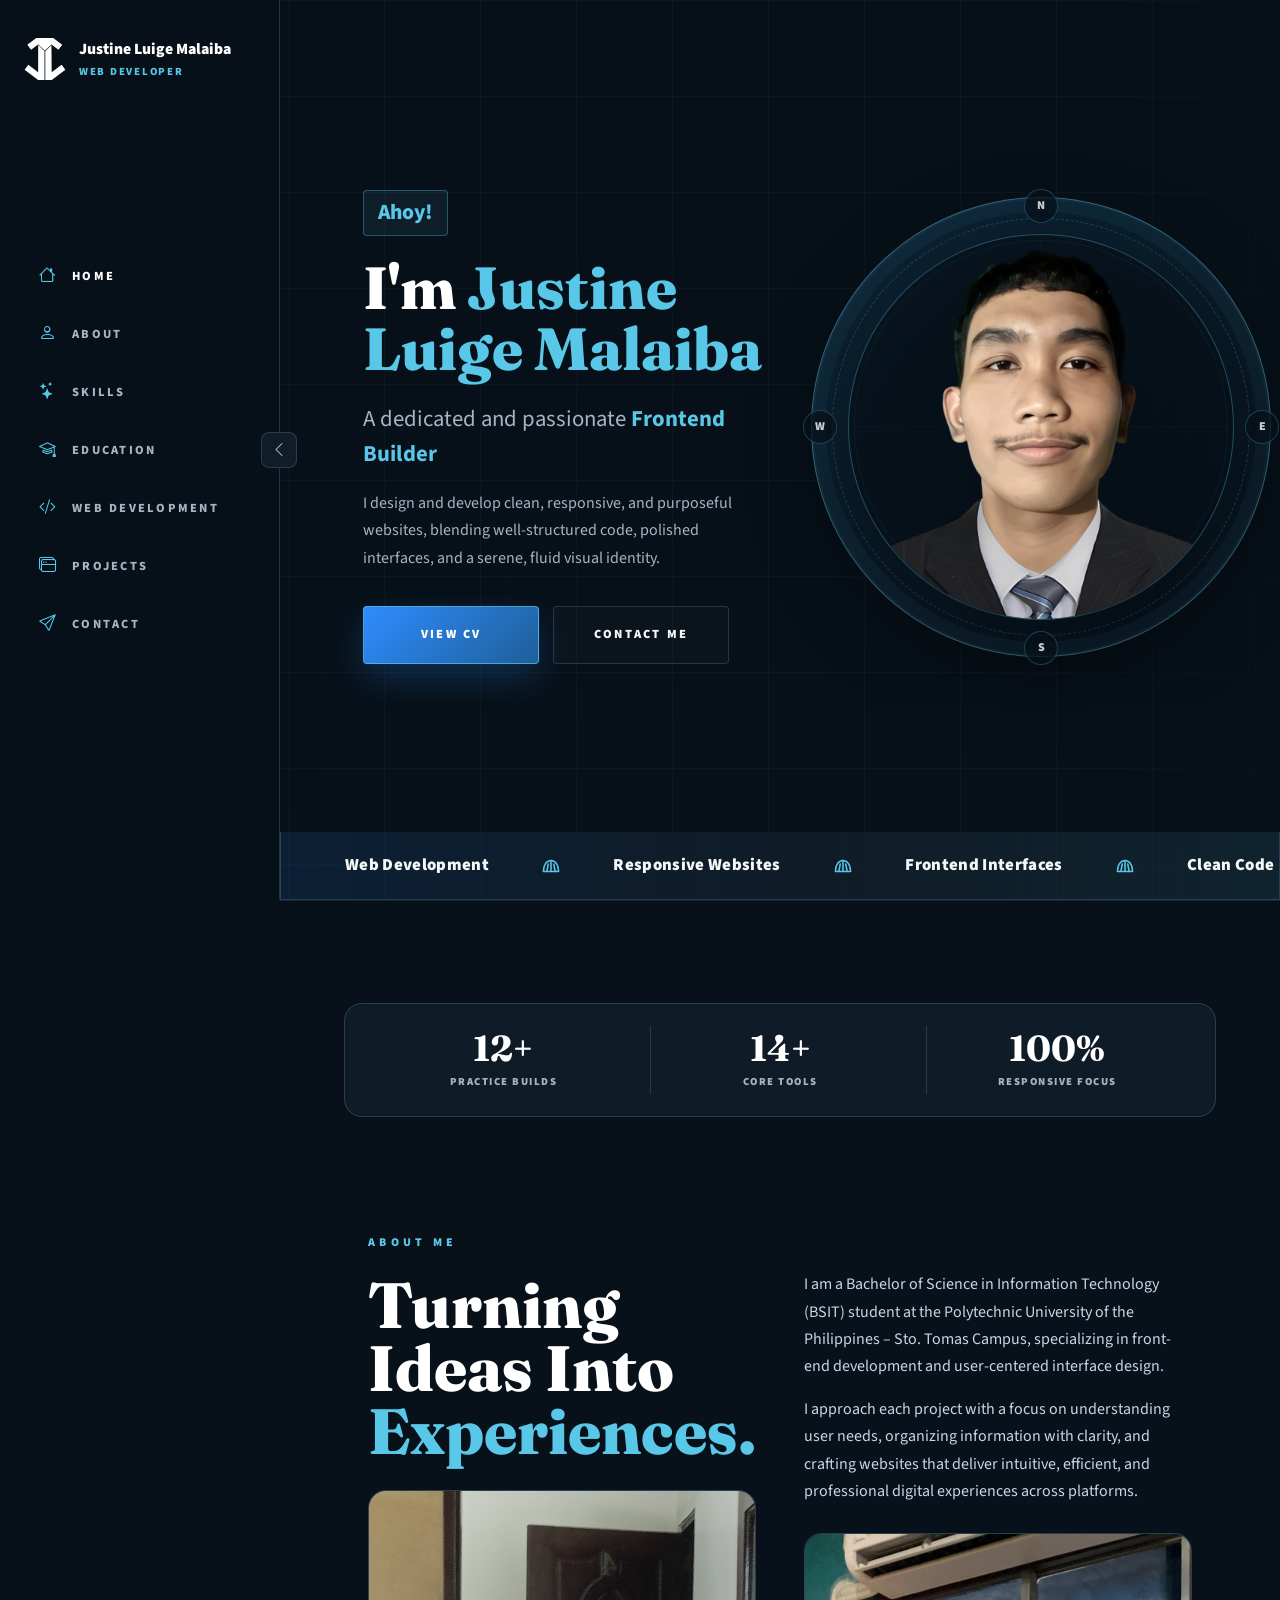
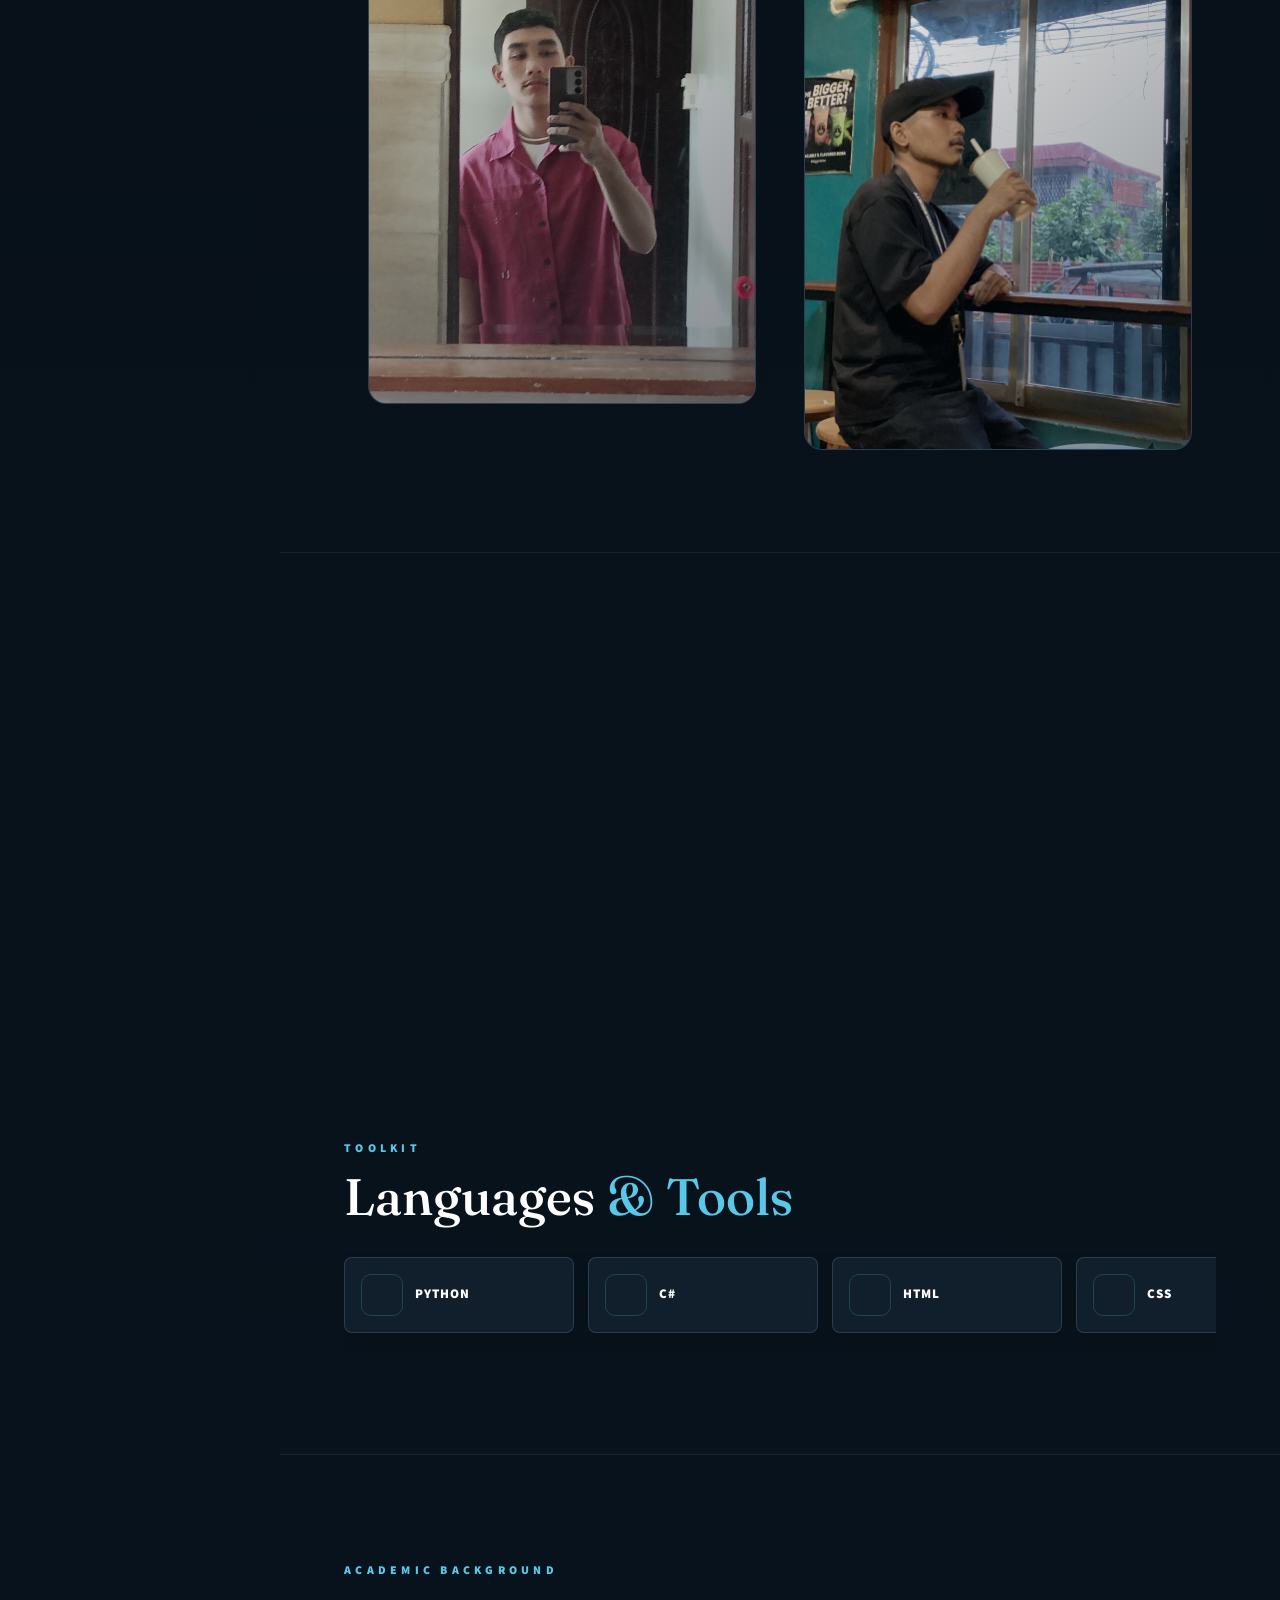
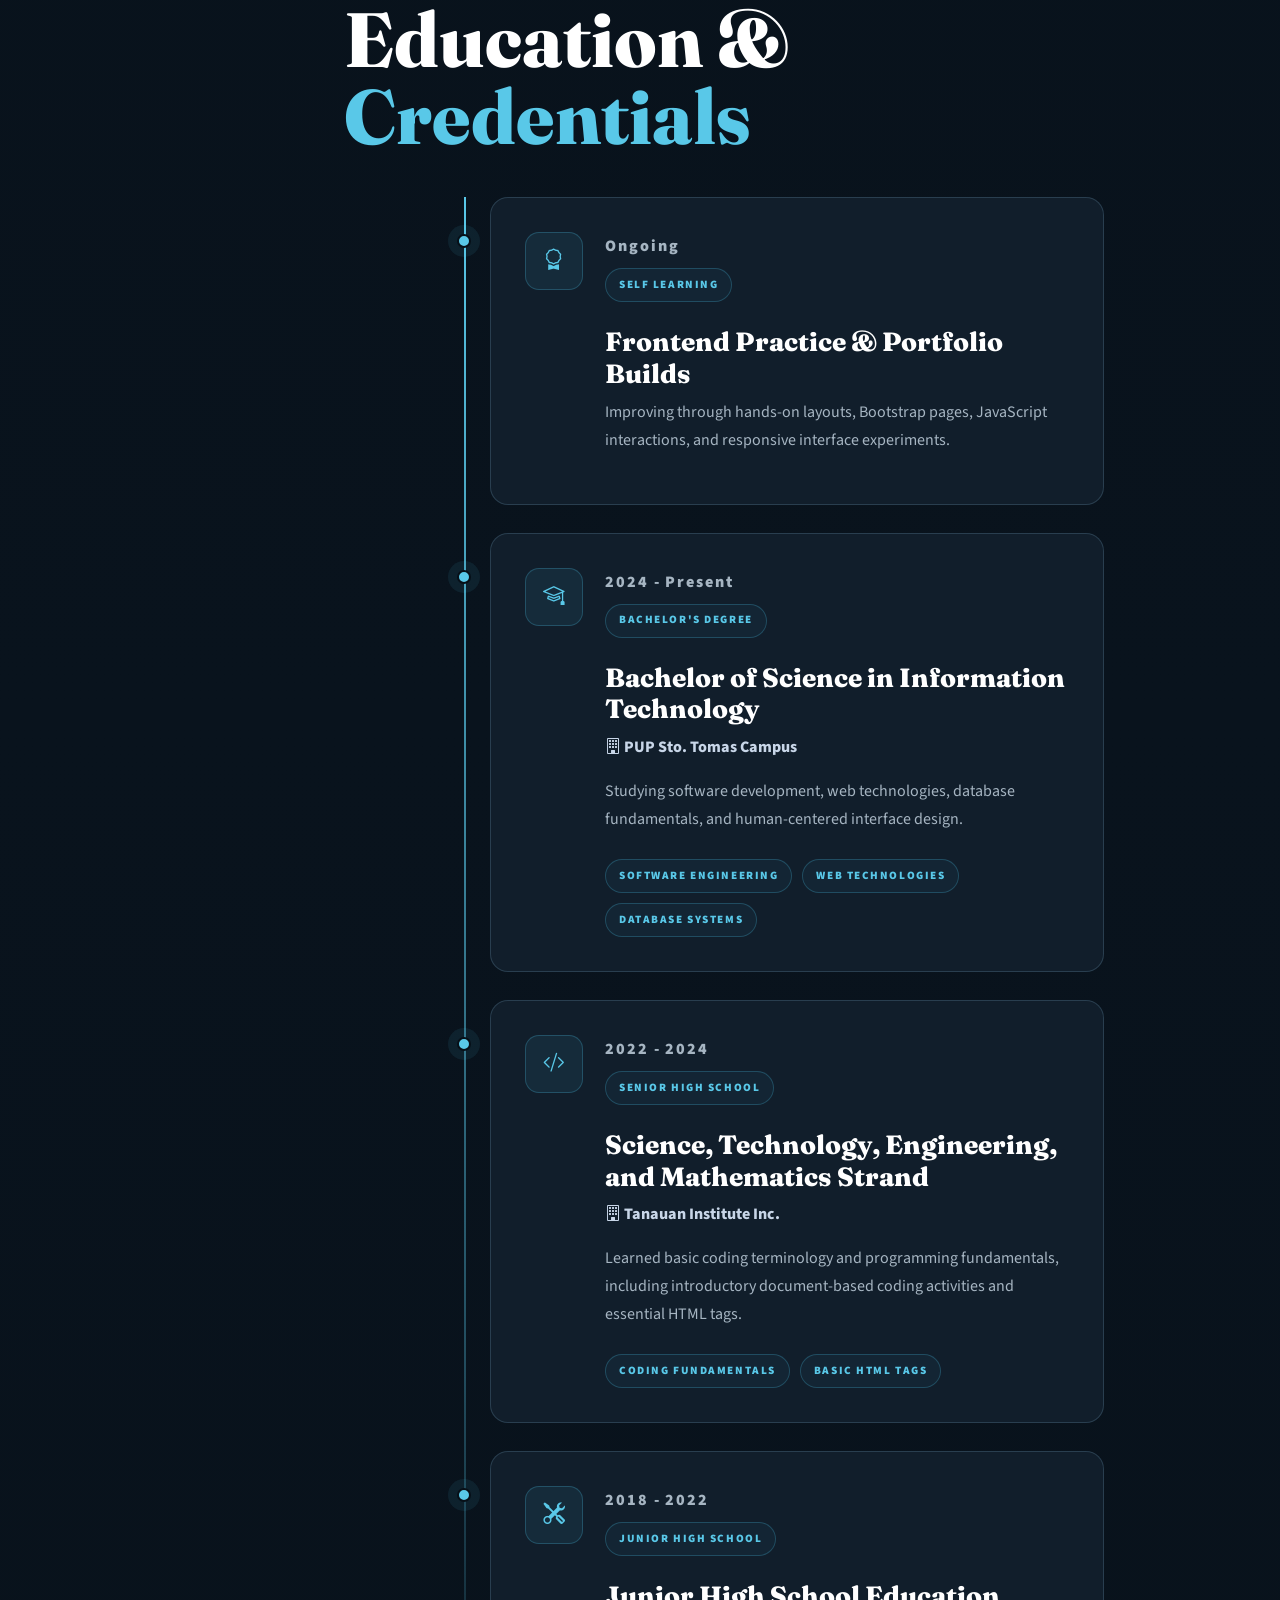
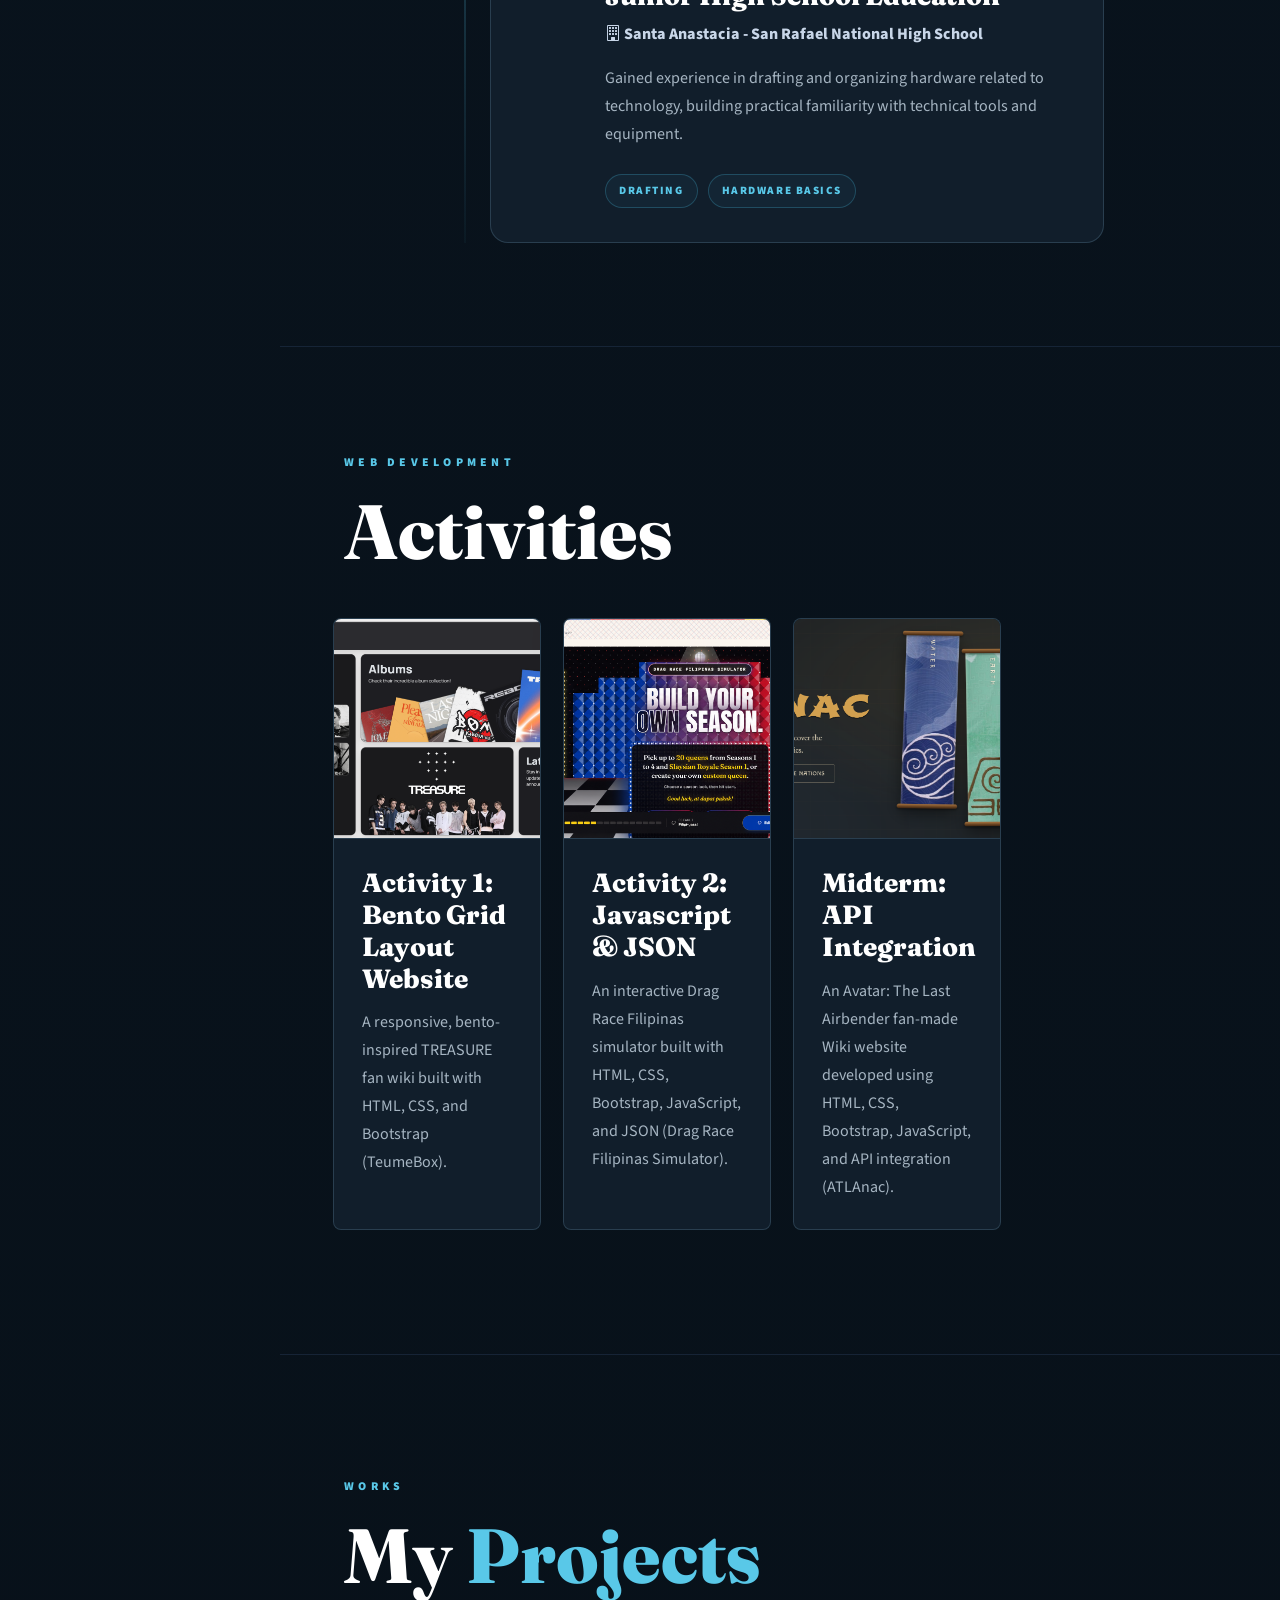
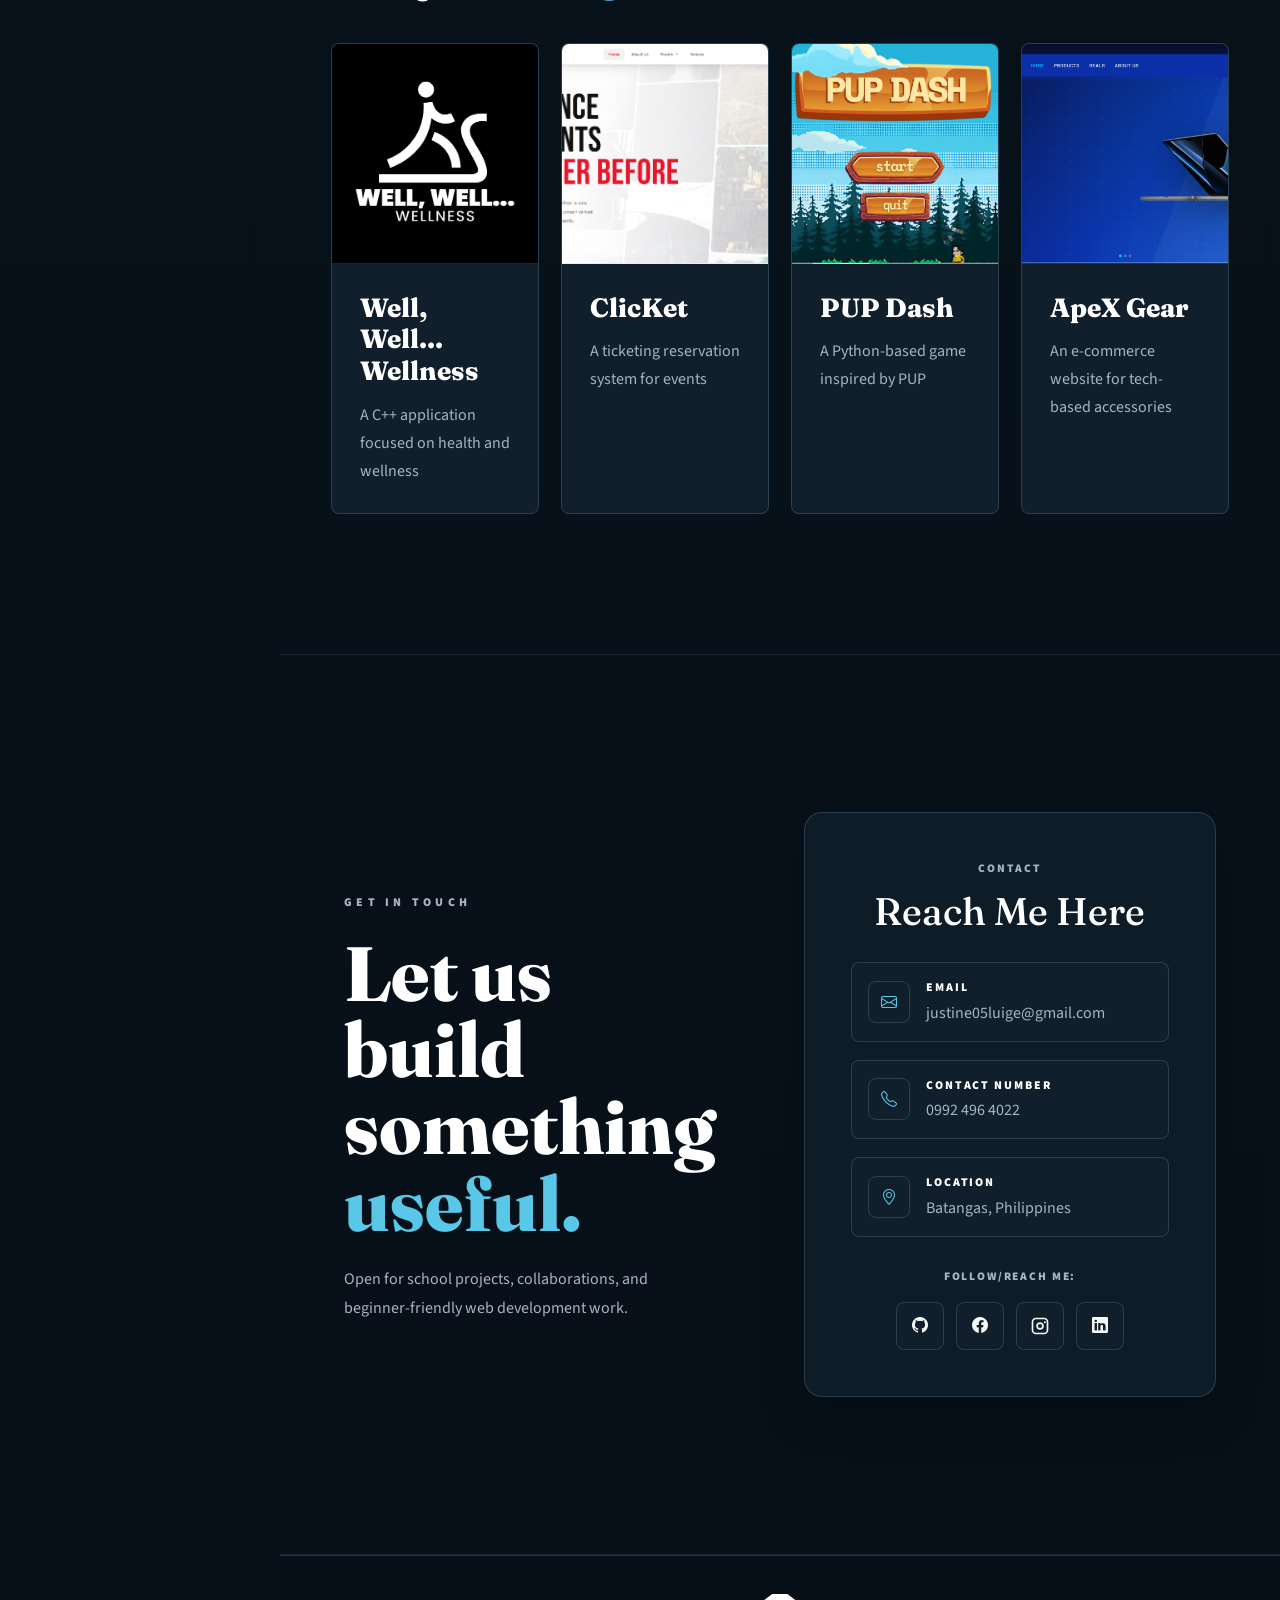
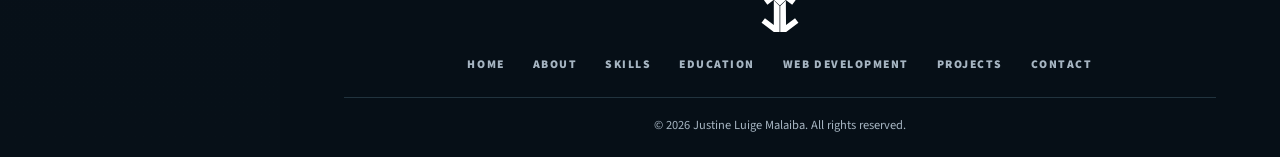
<file: index.html>
<!doctype html>
<html lang="en">
  <head>
    <meta charset="utf-8">
    <meta name="viewport" content="width=device-width, initial-scale=1">
    <title>Justine Luige Malaiba</title>
    <link rel="icon" type="image/svg+xml" href="assets/logo.svg">
    <link rel="preconnect" href="https://fonts.googleapis.com">
    <link rel="preconnect" href="https://fonts.gstatic.com" crossorigin>
    <link href="https://fonts.googleapis.com/css2?family=Fraunces:opsz,wght@9..144,700;9..144,800&family=Source+Sans+3:wght@400;500;600;700;800;900&display=swap" rel="stylesheet">
    <link href="https://cdn.jsdelivr.net/npm/bootstrap@5.3.8/dist/css/bootstrap.min.css" rel="stylesheet" integrity="sha384-sRIl4kxILFvY47J16cr9ZwB07vP4J8+LH7qKQnuqkuIAvNWLzeN8tE5YBujZqJLB" crossorigin="anonymous">
    <link rel="stylesheet" href="https://cdn.jsdelivr.net/npm/bootstrap-icons@1.13.1/font/bootstrap-icons.min.css">
    <link rel="stylesheet" href="css/style.css?v=54">
    <script src="js/app.js?v=41" defer></script>
  </head>
  <body>
    <button class="menu-toggle" type="button" aria-label="Open navigation" aria-expanded="false">
      <i class="bi bi-list"></i>
    </button>

    <aside class="side-nav" aria-label="Main navigation">
      <button class="nav-close" type="button" aria-label="Collapse navigation">
        <i class="bi bi-chevron-left"></i>
      </button>

      <a class="brand" href="#home" aria-label="Justine Luige home">
        <img src="assets/logo.svg" alt="Justine Luige logo">
        <span>
          <strong>Justine Luige Malaiba</strong>
          <small>Web Developer</small>
        </span>
      </a>

      <nav class="nav-menu">
        <a class="nav-link active" href="#home"><i class="bi bi-house"></i><span>Home</span></a>
        <a class="nav-link" href="#about"><i class="bi bi-person"></i><span>About</span></a>
        <a class="nav-link" href="#skills"><i class="bi bi-stars"></i><span>Skills</span></a>
        <a class="nav-link" href="#education"><i class="bi bi-mortarboard"></i><span>Education</span></a>
        <a class="nav-link" href="#webdev"><i class="bi bi-code-slash"></i><span>Web Development</span></a>
        <a class="nav-link" href="#works"><i class="bi bi-window-stack"></i><span>Projects</span></a>
        <a class="nav-link" href="#contact"><i class="bi bi-send"></i><span>Contact</span></a>
      </nav>
    </aside>

    <main class="site-shell" id="page-sections" aria-live="polite">
      <section class="hero-section section-panel" id="home">
        <div class="home-hero-card">
          <div class="hero-copy-block" data-animate>
            <p class="intro-tag">Ahoy!</p>
            <h1>I'm <span>Justine Luige Malaiba</h1>
            <p class="role-line">A dedicated and passionate <strong id="typeTarget">Web Developer</strong></p>
            <p class="hero-text">I design and develop clean, responsive, and purposeful websites, blending well-structured code, polished interfaces, and a serene, fluid visual identity.</p>
            <div class="hero-actions">
              <a class="btn-primary-blue" href="#home">View CV</a>
              <a class="btn-outline-blue" href="#contact">Contact Me</a>
            </div>
          </div>

          <div class="hero-portrait-wrap" data-animate>
            <div class="compass-frame" aria-label="Justine Luige Malaiba portrait">
              <div class="compass-indicators" aria-hidden="true">
                <span class="compass-point point-n">N</span>
                <span class="compass-point point-e">E</span>
                <span class="compass-point point-s">S</span>
                <span class="compass-point point-w">W</span>
              </div>
              <img class="hero-photo" src="assets/Malaiba.png" alt="Justine Luige Malaiba portrait">
            </div>
          </div>
        </div>

        <div class="hero-skill-strip" aria-label="Featured services">
          <div class="hero-skill-track">
            <span>Web Development</span>
            <img class="shell-divider" src="assets/shell.svg" alt="" aria-hidden="true">
            <span>Responsive Websites</span>
            <img class="shell-divider" src="assets/shell.svg" alt="" aria-hidden="true">
            <span>Frontend Interfaces</span>
            <img class="shell-divider" src="assets/shell.svg" alt="" aria-hidden="true">
            <span>Clean Code</span>
            <img class="shell-divider" src="assets/shell.svg" alt="" aria-hidden="true">
            <span>Portfolio Projects</span>
            <img class="shell-divider" src="assets/shell.svg" alt="" aria-hidden="true">
            <span>Web Development</span>
            <img class="shell-divider" src="assets/shell.svg" alt="" aria-hidden="true">
            <span>Responsive Websites</span>
            <img class="shell-divider" src="assets/shell.svg" alt="" aria-hidden="true">
            <span>Frontend Interfaces</span>
            <img class="shell-divider" src="assets/shell.svg" alt="" aria-hidden="true">
            <span>Clean Code</span>
            <img class="shell-divider" src="assets/shell.svg" alt="" aria-hidden="true">
            <span>Portfolio Projects</span>
            <img class="shell-divider" src="assets/shell.svg" alt="" aria-hidden="true">
          </div>
        </div>
      </section>

      <section class="about-section section-panel" id="about">
        <div class="container-fluid content-wrap">
          <div class="about-stats" data-animate>
            <div><strong data-count="12">0</strong><span>Practice Builds</span></div>
            <div><strong data-count="14">0</strong><span>Core Tools</span></div>
            <div><strong data-count="100">0</strong><span>Responsive Focus</span></div>
          </div>

          <div class="row about-showcase g-4 g-lg-5">
            <div class="col-lg-6" data-animate>
              <p class="kicker">About Me</p>
              <h2>Turning Ideas Into <span>Experiences.</span></h2>
              <div class="about-photo about-photo-left"><img src="assets/pic1.jpg" alt="Web development project preview"></div>
            </div>
            <div class="col-lg-6" data-animate>
              <div class="about-copy">
                <p>I am a Bachelor of Science in Information Technology (BSIT) student at the Polytechnic University of the Philippines – Sto. Tomas Campus, specializing in front-end development and user-centered interface design.</p>
                <p>I approach each project with a focus on understanding user needs, organizing information with clarity, and crafting websites that deliver intuitive, efficient, and professional digital experiences across platforms.</p>
              </div>
              <div class="about-photo about-photo-right"><img src="assets/pic2.jpg" alt="Web development project preview"></div>
            </div>
          </div>
        </div>
      </section>

      <section class="skills-section section-panel" id="skills">
        <div class="container-fluid content-wrap">
          <div class="row">
            <div class="col-lg-8">
              <div class="section-heading centered" data-animate>
                <p class="kicker">Skills</p>
                <h2>What I <span>Do</span></h2>
              </div>
            </div>
          </div>

          <div class="skill-stack" data-animate tabindex="0" role="slider" aria-label="Core skills. Drag right to reveal all cards." aria-valuemin="0" aria-valuemax="100" aria-valuenow="0">
            <div class="skill-stack-stage">
              <article class="core-skill-card"><i class="bi bi-code-slash" aria-hidden="true"></i><strong>Web Development</strong><span>Building clean, functional websites.</span></article>
              <article class="core-skill-card"><i class="bi bi-phone" aria-hidden="true"></i><strong>Responsive Design</strong><span>Making layouts work on every screen.</span></article>
              <article class="core-skill-card"><i class="bi bi-palette" aria-hidden="true"></i><strong>UI Design</strong><span>Creating clear and polished interfaces.</span></article>
              <article class="core-skill-card"><i class="bi bi-lightbulb" aria-hidden="true"></i><strong>Problem Solving</strong><span>Turning ideas into practical solutions.</span></article>
            </div>
            <p class="skill-stack-hint"><i class="bi bi-arrow-right-short" aria-hidden="true"></i> Drag right to explore</p>
          </div>

          <div class="toolkit-heading" data-animate>
            <p class="kicker">Toolkit</p>
            <h3>Languages <span>&amp; Tools</span></h3>
          </div>

          <div class="skills-logo-grid toolkit-slider" aria-label="Languages and tools">
            <article class="skill-logo-card python" data-animate><span class="skill-logo" aria-hidden="true"><svg viewBox="0 0 64 64"><rect x="8" y="8" width="48" height="48" rx="14"></rect><path d="M18 42c8-2 8-18 18-20 4-.8 7 1 10 4"></path><text x="32" y="38">PY</text></svg></span><strong>Python</strong></article>
            <article class="skill-logo-card csharp" data-animate><span class="skill-logo" aria-hidden="true"><svg viewBox="0 0 64 64"><path d="M32 8 53 20v24L32 56 11 44V20L32 8Z"></path><text x="32" y="38">C#</text></svg></span><strong>C#</strong></article>
            <article class="skill-logo-card html" data-animate><span class="skill-logo" aria-hidden="true"><svg viewBox="0 0 64 64"><path d="M14 8h36l-4 44-14 4-14-4L14 8Z"></path><text x="32" y="38">H5</text></svg></span><strong>HTML</strong></article>
            <article class="skill-logo-card css" data-animate><span class="skill-logo" aria-hidden="true"><svg viewBox="0 0 64 64"><path d="M14 8h36l-4 44-14 4-14-4L14 8Z"></path><text x="32" y="38">C3</text></svg></span><strong>CSS</strong></article>
            <article class="skill-logo-card js" data-animate><span class="skill-logo" aria-hidden="true"><svg viewBox="0 0 64 64"><rect x="9" y="9" width="46" height="46" rx="8"></rect><text x="32" y="39">JS</text></svg></span><strong>JavaScript</strong></article>
            <article class="skill-logo-card php" data-animate><span class="skill-logo" aria-hidden="true"><svg viewBox="0 0 64 64"><ellipse cx="32" cy="32" rx="25" ry="15"></ellipse><text x="32" y="38">PHP</text></svg></span><strong>PHP</strong></article>
            <article class="skill-logo-card react" data-animate><span class="skill-logo" aria-hidden="true"><svg viewBox="0 0 64 64"><ellipse cx="32" cy="32" rx="24" ry="9"></ellipse><ellipse cx="32" cy="32" rx="24" ry="9" transform="rotate(60 32 32)"></ellipse><ellipse cx="32" cy="32" rx="24" ry="9" transform="rotate(120 32 32)"></ellipse><circle cx="32" cy="32" r="5"></circle></svg></span><strong>React</strong></article>
            <article class="skill-logo-card cpp" data-animate><span class="skill-logo" aria-hidden="true"><svg viewBox="0 0 64 64"><path d="M32 8 53 20v24L32 56 11 44V20L32 8Z"></path><text x="32" y="38">C++</text></svg></span><strong>C++</strong></article>
            <article class="skill-logo-card aoi" data-animate><span class="skill-logo" aria-hidden="true"><svg viewBox="0 0 64 64"><rect x="8" y="8" width="48" height="48" rx="18"></rect><path d="M20 40 32 19l12 21"></path><circle cx="32" cy="40" r="3"></circle></svg></span><strong>aoi.js</strong></article>
            <article class="skill-logo-card bootstrap" data-animate><span class="skill-logo" aria-hidden="true"><svg viewBox="0 0 64 64"><rect x="8" y="8" width="48" height="48" rx="13"></rect><text x="32" y="39">B</text></svg></span><strong>Bootstrap</strong></article>
            <article class="skill-logo-card git" data-animate><span class="skill-logo" aria-hidden="true"><svg viewBox="0 0 64 64"><rect x="13" y="13" width="38" height="38" rx="8" transform="rotate(45 32 32)"></rect><circle cx="25" cy="25" r="4"></circle><circle cx="39" cy="39" r="4"></circle><path d="M25 25 39 39"></path></svg></span><strong>Git</strong></article>
            <article class="skill-logo-card figma" data-animate><span class="skill-logo" aria-hidden="true"><svg viewBox="0 0 64 64"><circle cx="25" cy="16" r="8"></circle><circle cx="39" cy="16" r="8"></circle><circle cx="25" cy="32" r="8"></circle><circle cx="39" cy="32" r="8"></circle><circle cx="25" cy="48" r="8"></circle></svg></span><strong>Figma</strong></article>
            <article class="skill-logo-card mysql" data-animate><span class="skill-logo" aria-hidden="true"><svg viewBox="0 0 64 64"><ellipse cx="32" cy="17" rx="20" ry="8"></ellipse><path d="M12 17v15c0 4 9 8 20 8s20-4 20-8V17"></path><path d="M12 32v15c0 4 9 8 20 8s20-4 20-8V32"></path></svg></span><strong>MySQL</strong></article>
            <article class="skill-logo-card mongo" data-animate><span class="skill-logo" aria-hidden="true"><svg viewBox="0 0 64 64"><path d="M32 6c10 8 16 18 16 30 0 13-8 21-16 23-8-2-16-10-16-23C16 24 22 14 32 6Z"></path><path d="M32 18v33"></path></svg></span><strong>MongoDB</strong></article>
          </div>
        </div>
      </section>

      <section class="education-section section-panel" id="education">
        <div class="container-fluid content-wrap">
          <div class="row">
            <div class="col-lg-9">
              <div class="section-heading" data-animate>
                <p class="kicker">Academic Background</p>
                <h2>Education &amp; <span>Credentials</span></h2>
              </div>
            </div>
          </div>

          <div class="row justify-content-center">
            <div class="col-xl-9">
              <div class="timeline">
                  <article class="timeline-card" data-animate>
                  <div class="timeline-icon"><i class="bi bi-award"></i></div>
                  <div>
                    <p class="timeline-date">Ongoing</p>
                    <span class="pill">Self Learning</span>
                    <h3>Frontend Practice &amp; Portfolio Builds</h3>
                    <p>Improving through hands-on layouts, Bootstrap pages, JavaScript interactions, and responsive interface experiments.</p>
                  </div>
                </article>

                <article class="timeline-card" data-animate>
                  <div class="timeline-icon"><i class="bi bi-mortarboard"></i></div>
                  <div>
                    <p class="timeline-date">2024 - Present</p>
                    <span class="pill">Bachelor's Degree</span>
                    <h3>Bachelor of Science in Information Technology</h3>
                    <p class="school"><i class="bi bi-building"></i> PUP Sto. Tomas Campus</p>
                    <p>Studying software development, web technologies, database fundamentals, and human-centered interface design.</p>
                    <div class="tag-list">
                      <span>Software Engineering</span>
                      <span>Web Technologies</span>
                      <span>Database Systems</span>
                    </div>
                  </div>
                </article>

                <article class="timeline-card" data-animate>
                  <div class="timeline-icon"><i class="bi bi-code-slash"></i></div>
                  <div>
                    <p class="timeline-date">2022 - 2024</p>
                    <span class="pill">Senior High School</span>
                    <h3>Science, Technology, Engineering, and Mathematics Strand</h3>
                    <p class="school"><i class="bi bi-building"></i> Tanauan Institute Inc.</p>
                    <p>Learned basic coding terminology and programming fundamentals, including introductory document-based coding activities and essential HTML tags.</p>
                    <div class="tag-list">
                      <span>Coding Fundamentals</span>
                      <span>Basic HTML Tags</span>
                    </div>
                  </div>
                </article>

                <article class="timeline-card" data-animate>
                  <div class="timeline-icon"><i class="bi bi-tools"></i></div>
                  <div>
                    <p class="timeline-date">2018 - 2022</p>
                    <span class="pill">Junior High School</span>
                    <h3>Junior High School Education</h3>
                    <p class="school"><i class="bi bi-building"></i> Santa Anastacia - San Rafael National High School</p>
                    <p>Gained experience in drafting and organizing hardware related to technology, building practical familiarity with technical tools and equipment.</p>
                    <div class="tag-list">
                      <span>Drafting</span>
                      <span>Hardware Basics</span>
                    </div>
                  </div>
                </article>

              </div>
            </div>
          </div>
        </div>
      </section>

      <section class="webdev-section section-panel" id="webdev">
        <div class="container-fluid content-wrap">
          <div class="works-heading-wrap">
            <div class="section-heading" data-animate>
              <p class="kicker">Web Development</p>
              <h2>Activities</h2>
            </div>
          </div>

          <div class="project-carousel webdev-carousel" data-animate>
            <div class="project-track" tabindex="0" aria-label="Web development activities">
              <article class="project-card activity-card" tabindex="0" role="button" data-title="Activity 1: Bento Grid Layout Website" data-code="https://jluigemalaiba.github.io/jlam-activities/ACT001/" data-cta="View Activity" data-banner="teume" data-description="TeumeBox is a fan-made wiki website for TREASURE, built with HTML, CSS, and Bootstrap. It uses a responsive, bento-inspired layout to showcase the group and their information in an organized, visually engaging way.">
                <div class="project-banner teume" aria-hidden="true"></div>
                <div class="project-body"><h3>Activity 1: Bento Grid Layout Website</h3><p>A responsive, bento-inspired TREASURE fan wiki built with HTML, CSS, and Bootstrap (TeumeBox).</p></div>
              </article>
              <article class="project-card activity-card" tabindex="0" role="button" data-title="Activity 2: Javascript &amp; JSON" data-code="https://jluigemalaiba.github.io/jlam-activities/ACT002/" data-cta="View Activity" data-banner="drag-race-simulator" data-description="Drag Race Filipinas Simulator is a fan-made simulation website that allows users to simulate competitions featuring their favorite Filipino drag queens. Built with HTML, CSS, Bootstrap, JavaScript, and JSON, it offers an interactive and responsive experience where users can customize contestants, explore different themes, and simulate their own Drag Race seasons.">
                <div class="project-banner drag-race-simulator" aria-hidden="true"></div>
                <div class="project-body"><h3>Activity 2: Javascript &amp; JSON</h3><p>An interactive Drag Race Filipinas simulator built with HTML, CSS, Bootstrap, JavaScript, and JSON (Drag Race Filipinas Simulator).</p></div>
              </article>
              <article class="project-card activity-card" tabindex="0" role="button" data-title="Midterm: API Integration" data-code="https://jluigemalaiba.github.io/jlam-activities/MIDTERM/" data-cta="View Activity" data-banner="atlanac" data-description="ATLAnac is a fan-made Avatar: The Last Airbender Wiki website that allows users to explore information about characters in the ATLA universe. Built with HTML, CSS, Bootstrap, JavaScript, and API integration, it provides a responsive platform for discovering character profiles, abilities, affiliations, and other relevant details.">
                <div class="project-banner atlanac" aria-hidden="true"></div>
                <div class="project-body"><h3>Midterm: API Integration</h3><p>An Avatar: The Last Airbender fan-made Wiki website developed using HTML, CSS, Bootstrap, JavaScript, and API integration (ATLAnac).</p></div>
              </article>
            </div>
          </div>
        </div>
      </section>

      <section class="works-section section-panel" id="works">
        <div class="container-fluid content-wrap">
          <div class="works-heading-wrap">
            <div class="section-heading" data-animate>
              <p class="kicker">Works</p>
              <h2>My <span>Projects</span></h2>
            </div>
          </div>

          <div class="project-carousel" data-animate>
            <div class="project-track" tabindex="0" aria-label="Project carousel">
              <article class="project-card" tabindex="0" role="button" data-title="Well, Well... Wellness" data-code="https://github.com/jluigemalaiba/Well-Well-Wellness...-App-" data-banner="wellness" data-description="A C++ health and wellness application designed to support a balanced lifestyle through accessible wellness-focused features.">
                <div class="project-banner wellness" aria-hidden="true"></div>
                <div class="project-body"><h3>Well, Well... Wellness</h3><p>A C++ application focused on health and wellness</p></div>
              </article>
              <article class="project-card" tabindex="0" role="button" data-title="ClicKet" data-code="https://github.com/jluigemalaiba/ClicKet" data-banner="clicket" data-description="A ticketing reservation system for events, designed to make event discovery, reservations, and ticket access easier for users.">
                <div class="project-banner clicket" aria-hidden="true"></div>
                <div class="project-body"><h3>ClicKet</h3><p>A ticketing reservation system for events</p></div>
              </article>
              <article class="project-card" tabindex="0" role="button" data-title="PUP Dash" data-code="https://github.com/shemaiahezra-m/PUP-Dash" data-banner="pupdash" data-description="A Python-based game inspired by PUP, combining campus-inspired visuals with an engaging dash-style game concept.">
                <div class="project-banner pupdash" aria-hidden="true"></div>
                <div class="project-body"><h3>PUP Dash</h3><p>A Python-based game inspired by PUP</p></div>
              </article>
              <article class="project-card" tabindex="0" role="button" data-title="ApeX Gear" data-code="https://github.com/jhy-atnn/ApexGear-E-commerce" data-banner="apexgear" data-description="An e-commerce website that sells technology-based accessories through a polished online storefront experience.">
                <div class="project-banner apexgear" aria-hidden="true"></div>
                <div class="project-body"><h3>ApeX Gear</h3><p>An e-commerce website for tech-based accessories</p></div>
              </article>
              <article class="project-card project-card-placeholder" aria-label="More projects to come">
                <div class="project-banner placeholder-banner" aria-hidden="true"><i class="bi bi-plus-lg"></i></div>
                <div class="project-body"><h3>More Projects to Come!</h3><p>New projects will be added here.</p></div>
              </article>
            </div>
          </div>
        </div>
      </section>

      <section class="contact-section section-panel" id="contact">
        <div class="container-fluid content-wrap">
          <div class="row contact-grid g-5 align-items-center">
            <div class="col-lg-5" data-animate>
              <div class="contact-intro">
                <p class="kicker">Get In Touch</p>
                <h2>Let us build something <span>useful.</span></h2>
                <p>Open for school projects, collaborations, and beginner-friendly web development work.</p>
              </div>
            </div>

            <div class="col-lg-6 offset-lg-1">
              <div class="contact-card" data-animate>
                <p class="contact-card-label">Contact</p>
                <h3>Reach Me Here</h3>
                <div class="contact-list">
                  <a href="mailto:justine05luige@gmail.com"><i class="bi bi-envelope"></i><span><strong>Email</strong>justine05luige@gmail.com</span></a>
                  <a href="#contact"><i class="bi bi-telephone"></i><span><strong>Contact Number</strong>0992 496 4022</span></a>
                  <a href="#contact"><i class="bi bi-geo-alt"></i><span><strong>Location</strong>Batangas, Philippines</span></a>
                </div>
                <p class="follow-label">Follow/Reach Me:</p>
                <div class="social-links">
                  <a href="https://github.com/jluigemalaiba" aria-label="GitHub"><i class="bi bi-github"></i></a>
                  <a href="https://www.facebook.com/jlagojomalaiba/" aria-label="Facebook"><i class="bi bi-facebook"></i></a>
                  <a href="https://www.instagram.com/jlu_tr/" aria-label="Instagram"><svg viewBox="0 0 24 24" aria-hidden="true"><path d="M7 2h10a5 5 0 0 1 5 5v10a5 5 0 0 1-5 5H7a5 5 0 0 1-5-5V7a5 5 0 0 1 5-5Zm0 2a3 3 0 0 0-3 3v10a3 3 0 0 0 3 3h10a3 3 0 0 0 3-3V7a3 3 0 0 0-3-3H7Zm5 3.5A4.5 4.5 0 1 1 7.5 12 4.5 4.5 0 0 1 12 7.5Zm0 2A2.5 2.5 0 1 0 14.5 12 2.5 2.5 0 0 0 12 9.5ZM17.8 6.4a1.2 1.2 0 1 1-1.2 1.2 1.2 1.2 0 0 1 1.2-1.2Z"/></svg></a>
                  <a href="https://www.linkedin.com/in/justine-luige-malaiba-a487b9330/" aria-label="LinkedIn"><i class="bi bi-linkedin"></i></a>
                </div>
              </div>
            </div>
          </div>
        </div>
      </section>

      <div class="project-modal" aria-hidden="true">
        <div class="project-modal-dialog" role="dialog" aria-modal="true" aria-labelledby="projectModalTitle">
          <button class="project-modal-close" type="button" aria-label="Close project modal"><i class="bi bi-x-lg"></i></button>
          <div class="project-modal-banner" aria-hidden="true"></div>
          <div class="project-modal-content">
            <h3 id="projectModalTitle"></h3>
            <p id="projectModalDescription" tabindex="0" aria-label="Project description"></p>
            <a class="btn-primary-blue project-code-link" href="#" target="_blank" rel="noopener">View Project</a>
          </div>
        </div>
      </div>
    </main>

    <footer class="site-footer">
      <div class="container-fluid content-wrap site-footer-inner">
        <a class="footer-brand" href="#home" aria-label="Justine Luige home">
          <img src="assets/logo.svg" alt="Justine Luige logo">
        </a>
        <nav class="footer-nav" aria-label="Footer navigation">
          <a href="#home">Home</a>
          <a href="#about">About</a>
          <a href="#skills">Skills</a>
          <a href="#education">Education</a>
          <a href="#webdev">Web Development</a>
          <a href="#works">Projects</a>
          <a href="#contact">Contact</a>
        </nav>
        <p>&copy; 2026 Justine Luige Malaiba. All rights reserved.</p>
      </div>
    </footer>

    <script src="https://cdn.jsdelivr.net/npm/bootstrap@5.3.8/dist/js/bootstrap.bundle.min.js" integrity="sha384-FKyoEForCGlyvwx9Hj09JcYn3nv7wiPVlz7YYwJrWVcXK/BmnVDxM+D2scQbITxI" crossorigin="anonymous"></script>
  </body>
</html>
</file>
<file: css/style.css>
:root {
  --bg: #071018;
  --panel: #0b151f;
  --panel-2: #101c28;
  --card: #111e2b;
  --card-soft: #152534;
  --blue: #2f8cff;
  --blue-2: #59c8e8;
  --blue-3: #1e5f98;
  --ink: #f4f8f7;
  --muted: #a6b5c2;
  --soft: #6f8292;
  --line: rgba(129, 176, 205, 0.22);
  --white: #ffffff;
  --nav-width: 280px;
  --shadow: 0 18px 48px rgba(0, 0, 0, 0.24);
}

* {
  box-sizing: border-box;
}

html {
  scroll-behavior: auto;
}

body {
  min-height: 100vh;
  margin: 0;
  overflow-x: hidden;
  color: var(--ink);
  font-family: "Source Sans 3", "Segoe UI", Arial, sans-serif;
  background:
    linear-gradient(180deg, #071018 0%, #09131d 48%, #071018 100%);
}

body.modal-open {
  overflow: hidden;
}

body::before {
  content: "";
  position: fixed;
  inset: 0;
  z-index: -2;
  background-image:
    linear-gradient(rgba(129, 176, 205, 0.045) 1px, transparent 1px),
    linear-gradient(90deg, rgba(129, 176, 205, 0.045) 1px, transparent 1px);
  background-size: 96px 96px;
  mask-image: linear-gradient(90deg, rgba(0, 0, 0, 0.34), #000 28%, #000 82%, rgba(0, 0, 0, 0.45));
  pointer-events: none;
}

a {
  color: inherit;
  text-decoration: none;
}

img {
  max-width: 100%;
}

.menu-toggle {
  position: fixed;
  top: 18px;
  left: 18px;
  z-index: 60;
  display: none;
  place-items: center;
  width: 46px;
  height: 46px;
  color: var(--white);
  border: 1px solid var(--line);
  border-radius: 8px;
  background: var(--panel);
}

.menu-toggle i {
  font-size: 1.45rem;
}

.side-nav {
  position: fixed;
  top: 0;
  bottom: auto;
  left: 0;
  z-index: 50;
  width: var(--nav-width);
  height: 100dvh;
  padding: 30px 24px;
  border-right: 1px solid var(--line);
  background: var(--bg);
  display: flex;
  flex-direction: column;
  max-width: 100vw;
  border-radius: 0;
  transition: top 360ms cubic-bezier(0.22, 1, 0.36, 1), left 360ms cubic-bezier(0.22, 1, 0.36, 1), width 360ms cubic-bezier(0.22, 1, 0.36, 1), height 360ms cubic-bezier(0.22, 1, 0.36, 1), padding 360ms cubic-bezier(0.22, 1, 0.36, 1), border-radius 360ms cubic-bezier(0.22, 1, 0.36, 1), transform 360ms cubic-bezier(0.22, 1, 0.36, 1), background 360ms ease, border-color 360ms ease, box-shadow 360ms ease;
  will-change: width, padding, transform;
}

.nav-close {
  position: absolute;
  top: 50%;
  right: -18px;
  display: grid;
  place-items: center;
  width: 36px;
  height: 36px;
  color: var(--muted);
  border: 1px solid var(--line);
  border-radius: 8px;
  background: var(--panel-2);
  box-shadow: none;
  transform: translateY(-50%);
  transition: color 220ms ease, border-color 220ms ease;
}

.brand {
  display: flex;
  align-items: center;
  gap: 13px;
  min-height: 58px;
  color: var(--white);
  flex: 0 0 auto;
}

.brand img {
  width: 42px;
  height: 42px;
  filter: brightness(0) invert(1);
}

.brand strong,
.brand small {
  display: block;
}

.brand strong {
  font-size: 0.98rem;
  font-weight: 900;
}

.brand small {
  margin-top: 2px;
  color: var(--blue-2);
  font-size: 0.68rem;
  font-weight: 800;
  letter-spacing: 0.16em;
  text-transform: uppercase;
}

.nav-menu {
  position: absolute;
  top: 50%;
  right: 24px;
  left: 24px;
  display: flex;
  flex-direction: column;
  justify-content: center;
  gap: 10px;
  margin-top: 0;
  align-items: center;
  transform: translateY(-50%);
  scrollbar-width: none;
}

.nav-menu::-webkit-scrollbar {
  display: none;
}

@media (max-height: 760px) and (min-width: 992px) {
  .nav-menu {
    gap: 4px;
    max-height: calc(100dvh - 118px);
    overflow-x: hidden;
    overflow-y: auto;
    padding: 4px 0;
  }

  .nav-link {
    min-height: 42px;
  }
}

.nav-link {
  position: relative;
  display: flex;
  align-items: center;
  justify-content: flex-start;
  gap: 14px;
  width: 100%;
  min-height: 48px;
  padding: 0 14px;
  color: var(--muted);
  border: 1px solid transparent;
  border-radius: 8px;
  font-size: 0.78rem;
  font-weight: 800;
  letter-spacing: 0.18em;
  text-transform: uppercase;
  background: transparent;
  transition: color 220ms ease;
}

.nav-link i {
  color: var(--blue-2);
  font-size: 1.05rem;
  transition: color 220ms ease, transform 220ms ease;
}

.nav-link.active {
  color: var(--white);
}

body:not(.nav-collapsed) .nav-link:hover {
  color: var(--white);
}

body:not(.nav-collapsed) .nav-link:hover i {
  transform: scale(1.08);
}

.nav-footer {
  display: flex;
  align-items: center;
  gap: 10px;
  margin-top: auto;
  padding: 13px 14px;
  color: var(--muted);
  border: 1px solid var(--line);
  border-radius: 8px;
  background: rgba(47, 140, 255, 0.055);
  font-size: 0.77rem;
  font-weight: 700;
}

.status-dot {
  width: 9px;
  height: 9px;
  border-radius: 50%;
  background: var(--blue-2);
  box-shadow: 0 0 0 6px rgba(85, 212, 255, 0.12);
}

.site-shell {
  margin-left: var(--nav-width);
  width: calc(100% - var(--nav-width));
  transition: margin-left 360ms cubic-bezier(0.22, 1, 0.36, 1), width 360ms cubic-bezier(0.22, 1, 0.36, 1);
  will-change: margin-left, width;
  min-width: 0;
  max-width: 100vw;
}

body.nav-collapsed {
  --nav-width: 84px;
}

body.nav-collapsed .side-nav {
  width: 84px;
  padding: 26px 12px;
}

body.nav-collapsed .nav-close {
  right: -18px;
  margin: 0;
}

body.nav-collapsed .brand {
  justify-content: center;
}

body.nav-collapsed .brand span,
body.nav-collapsed .nav-link span,
body.nav-collapsed .nav-footer {
  display: none;
}

body.nav-collapsed .nav-menu {
  position: absolute;
  top: 50%;
  right: 12px;
  left: 12px;
  width: auto;
  margin: 0;
  justify-content: center;
  transform: translateY(-50%);
}

body.nav-collapsed .nav-link {
  justify-content: center;
  width: 46px;
  min-height: 46px;
  padding: 0;
  border: 0;
  border-radius: 0;
  background: transparent;
}

body.nav-collapsed .nav-link i {
  transition: transform 360ms cubic-bezier(0.22, 1, 0.36, 1), color 220ms ease;
}

body.nav-collapsed .nav-link.active i {
  color: var(--white);
  transform: scale(1.22);
}

body.nav-collapsed.nav-scrolled .side-nav {
  top: 50%;
  left: 18px;
  width: 68px;
  height: min(420px, calc(100dvh - 36px));
  padding: 22px 11px 10px;
  border: 1px solid var(--line);
  border-radius: 999px;
  background: rgba(5, 8, 13, 0.78);
  box-shadow: var(--shadow);
  transform: translateY(-50%);
  overflow: visible;
}

body.nav-collapsed.nav-scrolled .brand {
  display: grid;
  justify-content: center;
  min-height: auto;
  margin-bottom: 8px;
}

body.nav-collapsed.nav-scrolled .brand img {
  width: 34px;
  height: 34px;
}

body.nav-collapsed.nav-scrolled .brand span {
  display: none;
}

body.nav-collapsed.nav-scrolled .nav-close {
  display: grid;
  top: 50%;
  right: -18px;
  transform: translateY(-50%);
}

body.nav-collapsed.nav-scrolled .nav-menu {
  gap: 4px;
  margin: 0;
}

body.nav-collapsed.nav-scrolled .nav-link {
  width: 46px;
  min-height: 40px;
}

body.nav-collapsed.nav-scrolled .site-shell {
  margin-left: 0;
  width: 100%;
}

body.nav-collapsed.nav-scrolled .site-footer {
  width: 100%;
  margin-left: 0;
}

.section-panel {
  position: relative;
  overflow: visible;
  border-bottom: 1px solid rgba(122, 170, 255, 0.12);
}

.section-loader {
  min-height: 100vh;
  display: grid;
  place-items: center;
  color: var(--blue-2);
  font-size: 0.78rem;
  font-weight: 900;
  letter-spacing: 0.24em;
  text-transform: uppercase;
}

.load-error {
  min-height: 100vh;
  display: grid;
  align-items: center;
}

.load-error h1 {
  max-width: 860px;
  margin-bottom: 20px;
  font-size: clamp(3rem, 8vw, 6rem);
}

.load-error p:not(.kicker) {
  max-width: 620px;
  color: var(--muted);
  line-height: 1.8;
}

.content-wrap {
  width: 100%;
  max-width: 1280px;
  min-width: 0;
  padding: 0 clamp(24px, 5vw, 82px);
  margin: 0 auto;
}

.skills-section .content-wrap {
  overflow: hidden;
}

.works-section .content-wrap {
  max-width: none;
  padding-right: 0;
  padding-left: 0;
  overflow: visible;
}

.webdev-section .content-wrap {
  max-width: none;
  padding-right: 0;
  padding-left: 0;
}

.works-heading-wrap {
  width: 100%;
  max-width: 1280px;
  margin: 0 auto;
  padding: 0 clamp(24px, 5vw, 82px);
}

.hero-section {
  min-height: 100vh;
  display: grid;
  align-items: stretch;
  overflow: hidden;
  padding: 0;
  background: transparent;
}

.home-hero-card {
  position: relative;
  display: grid;
  grid-template-columns: minmax(0, 0.9fr) minmax(330px, 0.86fr);
  align-items: center;
  gap: clamp(24px, 3.5vw, 46px);
  min-height: calc(100vh - 68px);
  overflow: visible;
  padding: clamp(64px, 6.2vw, 96px) clamp(28px, 6.5vw, 110px) clamp(44px, 4.5vw, 64px);
  border: 0;
  border-radius: 0;
  background: transparent;
  color: var(--ink);
  min-width: 0;
  width: 100%;
  max-width: 100%;
  contain: inline-size;
  box-shadow: none;
}

.intro-tag {
  display: inline-flex;
  align-items: center;
  width: fit-content;
  margin: 0 0 22px;
  padding: 6px 14px;
  color: var(--blue-2);
  border: 1px solid rgba(89, 200, 232, 0.34);
  border-radius: 4px;
  background: rgba(89, 200, 232, 0.08);
  font-size: clamp(1.05rem, 2vw, 1.35rem);
  font-weight: 800;
  transition: transform 220ms cubic-bezier(0.22, 1, 0.36, 1);
}

.intro-tag:hover {
  transform: rotate(-4deg) translateY(-2px);
}

.home-hero-card h1 {
  max-width: 780px;
  margin-bottom: 22px;
  color: var(--white);
  font-size: clamp(3rem, 4.65vw, 5.35rem);
  line-height: 1.02;
  overflow-wrap: break-word;
}

.home-hero-card h1 span {
  color: var(--blue-2);
}

.home-hero-card .role-line {
  color: var(--muted);
}

.home-hero-card .role-line strong {
  color: var(--blue-2);
}

.home-hero-card .hero-text {
  max-width: 560px;
  color: var(--muted);
  line-height: 1.7;
}

.home-hero-card .hero-copy-block,
.hero-portrait-wrap {
  min-width: 0;
  max-width: 100%;
}

.home-hero-card .btn-primary-blue {
  color: var(--white);
  border-color: rgba(89, 200, 232, 0.62);
  background: linear-gradient(135deg, var(--blue), var(--blue-3));
  box-shadow: 0 14px 34px rgba(47, 140, 255, 0.22);
}

.home-hero-card .btn-outline-blue {
  color: var(--ink);
  border-color: var(--line);
  background: rgba(255, 255, 255, 0.02);
}

.home-hero-card .btn-primary-blue:hover,
.home-hero-card .btn-outline-blue:hover {
  color: var(--white);
  border-color: rgba(89, 200, 232, 0.72);
  background: rgba(89, 200, 232, 0.16);
}

.hero-portrait-wrap {
  position: relative;
  z-index: 1;
  align-self: center;
  display: grid;
  place-items: center;
  min-height: min(47vw, 560px);
}

.compass-frame {
  position: relative;
  display: grid;
  place-items: center;
  width: min(36vw, 460px);
  min-width: 310px;
  aspect-ratio: 1;
  border-radius: 50%;
  border: 1px solid rgba(89, 200, 232, 0.44);
  background:
    linear-gradient(145deg, rgba(14, 40, 60, 0.82), rgba(7, 16, 24, 0.96));
  box-shadow:
    inset 0 0 0 14px rgba(89, 200, 232, 0.05),
    inset 0 0 0 2px rgba(255, 255, 255, 0.03),
    0 26px 70px rgba(0, 0, 0, 0.3);
}

.compass-frame::before,
.compass-frame::after {
  content: "";
  position: absolute;
  border-radius: 50%;
  pointer-events: none;
}

.compass-frame::before {
  inset: 20px;
  border: 1px dashed rgba(89, 200, 232, 0.24);
}

.compass-frame::after {
  inset: 42px;
  border: 1px solid rgba(89, 200, 232, 0.18);
  background:
    linear-gradient(90deg, transparent calc(50% - 1px), rgba(89, 200, 232, 0.16) 50%, transparent calc(50% + 1px)),
    linear-gradient(0deg, transparent calc(50% - 1px), rgba(89, 200, 232, 0.16) 50%, transparent calc(50% + 1px));
}

.compass-indicators {
  position: absolute;
  inset: 8px;
  z-index: 4;
  border-radius: 50%;
  animation: compassDrift 18s linear infinite;
  pointer-events: none;
}

.compass-point {
  position: absolute;
  display: grid;
  place-items: center;
  width: 34px;
  height: 34px;
  color: rgba(244, 248, 247, 0.82);
  border: 1px solid rgba(89, 200, 232, 0.26);
  border-radius: 50%;
  background: rgba(7, 16, 24, 0.72);
  font-size: 0.75rem;
  font-weight: 900;
  letter-spacing: 0;
  animation: compassLabelDrift 18s linear infinite;
}

.point-n {
  top: 0;
  left: 50%;
  transform: translate(-50%, -50%);
}

.point-e {
  top: 50%;
  right: 0;
  transform: translate(50%, -50%);
}

.point-s {
  bottom: 0;
  left: 50%;
  transform: translate(-50%, 50%);
}

.point-w {
  top: 50%;
  left: 0;
  transform: translate(-50%, -50%);
}

.hero-photo {
  position: relative;
  z-index: 3;
  border-radius: 50%;
  width: calc(100% - 72px);
  height: calc(100% - 72px);
  object-fit: cover;
  object-position: center 18%;
  border: 1px solid rgba(89, 200, 232, 0.34);
  background: rgba(7, 16, 24, 0.66);
  filter: drop-shadow(0 22px 32px rgba(0, 0, 0, 0.34));
}

.hero-skill-strip {
  position: relative;
  display: flex;
  align-items: center;
  overflow: hidden;
  min-height: 68px;
  padding: 0;
  color: var(--ink);
  border: 1px solid var(--line);
  border-top: 0;
  border-radius: 0;
  background: linear-gradient(90deg, rgba(47, 140, 255, 0.12), rgba(16, 28, 40, 0.98), rgba(89, 200, 232, 0.1));
  font-size: clamp(0.86rem, 1.5vw, 1.05rem);
  font-weight: 900;
  letter-spacing: 0.02em;
  white-space: nowrap;
  max-width: 100%;
}

.hero-skill-strip::before,
.hero-skill-strip::after {
  display: none;
}

.hero-skill-track {
  display: flex;
  align-items: center;
  gap: clamp(18px, 4vw, 58px);
  width: max-content;
  min-width: 100%;
  padding: 0 clamp(22px, 5vw, 64px);
  animation: heroMarquee 24s linear infinite;
}

.hero-skill-strip:hover .hero-skill-track {
  animation-play-state: paused;
}

.shell-divider {
  display: block;
  flex: 0 0 auto;
  width: 22px;
  height: 22px;
}

@keyframes heroMarquee {
  from {
    transform: translateX(0);
  }

  to {
    transform: translateX(-50%);
  }
}

@keyframes compassDrift {
  from {
    transform: rotate(0deg);
  }

  to {
    transform: rotate(360deg);
  }
}

@keyframes compassLabelDrift {
  from {
    rotate: 0deg;
  }

  to {
    rotate: -360deg;
  }
}

.kicker {
  display: inline-flex;
  align-items: center;
  gap: 14px;
  margin: 0 0 22px;
  color: var(--blue-2);
  font-size: 0.74rem;
  font-weight: 900;
  letter-spacing: 0.36em;
  text-transform: uppercase;
}

.kicker span {
  width: 42px;
  height: 1px;
  background: var(--blue-2);
}

h1,
h2,
h3,
p {
  margin-top: 0;
}

h1,
h2 {
  font-family: "Fraunces", Georgia, serif;
  font-weight: 800;
  letter-spacing: 0;
}

h1 {
  max-width: 760px;
  margin-bottom: 24px;
  color: var(--white);
  font-size: clamp(4rem, 9vw, 8.3rem);
  line-height: 0.92;
}

h1 span,
h2 span {
  color: var(--blue-2);
}

.role-line {
  margin-bottom: 18px;
  color: var(--muted);
  font-size: clamp(1.05rem, 2vw, 1.42rem);
  line-height: 1.55;
}

.role-line strong {
  color: var(--white);
}

.hero-text {
  max-width: 590px;
  color: var(--muted);
  font-size: 1rem;
  line-height: 1.85;
}

.hero-actions {
  display: flex;
  flex-wrap: wrap;
  gap: 14px;
  margin-top: 34px;
}

.btn-primary-blue,
.btn-outline-blue {
  display: inline-flex;
  align-items: center;
  justify-content: center;
  gap: 12px;
  min-width: 176px;
  min-height: 58px;
  padding: 0 22px;
  border-radius: 4px;
  font-size: 0.78rem;
  font-weight: 900;
  letter-spacing: 0.18em;
  text-transform: uppercase;
  transition: transform 180ms ease, border-color 180ms ease, background 180ms ease, color 180ms ease, box-shadow 180ms ease;
}

.btn-primary-blue {
  color: #03101f;
  border: 1px solid var(--blue-2);
  background: var(--blue-2);
}

.btn-primary-blue:hover {
  color: #03101f;
  box-shadow: 0 18px 42px rgba(85, 212, 255, 0.18);
}

.btn-outline-blue {
  color: var(--white);
  border: 1px solid rgba(255, 255, 255, 0.16);
  background: transparent;
}

.btn-outline-blue:hover {
  color: var(--blue-2);
  border-color: var(--blue-2);
}

.hero-art {
  position: relative;
  display: grid;
  place-items: center;
  min-height: 550px;
}

.orbit-ring {
  position: absolute;
  width: min(85%, 520px);
  aspect-ratio: 1;
  border: 1px solid rgba(85, 212, 255, 0.16);
  border-radius: 50%;
}

.orbit-dot {
  position: absolute;
  top: 16%;
  right: 17%;
  width: 11px;
  height: 11px;
  border-radius: 50%;
  background: var(--blue-2);
  box-shadow: 0 0 24px rgba(85, 212, 255, 0.78);
  animation: pulseDot 2.6s ease-in-out infinite;
}

.logo-portrait {
  position: relative;
  display: grid;
  place-items: center;
  width: min(72vw, 410px);
  height: min(72vw, 410px);
  border: 1px solid var(--line);
  border-radius: 50%;
  background: var(--panel-2);
  box-shadow: var(--shadow);
}

.logo-portrait img {
  position: absolute;
  width: 58%;
  opacity: 0.16;
  filter: brightness(0) invert(1);
}

.logo-portrait span {
  position: relative;
  color: var(--white);
  font-family: "Fraunces", Georgia, serif;
  font-size: clamp(5.5rem, 10vw, 8rem);
  font-weight: 800;
}

.floating-badge {
  position: absolute;
  display: grid;
  place-items: center;
  min-width: 60px;
  height: 60px;
  padding: 0 14px;
  color: var(--white);
  border: 1px solid var(--line);
  border-radius: 999px;
  background: rgba(10, 15, 24, 0.84);
  box-shadow: none;
  font-size: 0.74rem;
  font-weight: 900;
  letter-spacing: 0.12em;
  animation: floatBadge 4.8s ease-in-out infinite;
}

.badge-one {
  left: 8%;
  bottom: 30%;
}

.badge-two {
  right: 7%;
  top: 36%;
  animation-delay: 500ms;
}

.badge-three {
  right: 18%;
  bottom: 19%;
  animation-delay: 900ms;
}

.about-section,
.skills-section,
.education-section,
.webdev-section,
.works-section,
.contact-section {
  min-height: 100vh;
  display: grid;
  align-items: center;
  padding: clamp(64px, 8vw, 104px) 0;
}

.section-heading {
  max-width: 720px;
  margin-bottom: 42px;
}

.section-heading.centered {
  margin-right: 0;
  margin-left: 0;
  text-align: left;
}

.section-heading h2,
.contact-grid h2 {
  margin-bottom: 0;
  color: var(--white);
  font-size: clamp(2.8rem, 6vw, 5rem);
  line-height: 1;
}

.about-grid {
  align-items: center;
}

.about-stats {
  display: grid;
  grid-template-columns: repeat(3, 1fr);
  gap: 16px;
  max-width: 1120px;
  margin: 0 auto clamp(42px, 5vw, 64px);
  padding: 22px 28px;
  border: 1px solid var(--line);
  border-radius: 18px;
  background: rgba(17, 30, 43, 0.88);
}

.about-stats div {
  padding: 4px 18px;
  text-align: center;
}

.about-stats div + div {
  border-left: 1px solid var(--line);
}

.about-stats strong {
  display: block;
  color: var(--white);
  font-family: "Fraunces", Georgia, serif;
  font-size: clamp(1.5rem, 3vw, 2.25rem);
  line-height: 1;
}

.about-stats span {
  display: block;
  margin-top: 8px;
  color: var(--muted);
  font-size: 0.67rem;
  font-weight: 900;
  letter-spacing: 0.14em;
  text-transform: uppercase;
}

.about-lede {
  max-width: 640px;
  margin: 0 auto clamp(48px, 7vw, 76px);
  color: var(--muted);
  font-size: 0.98rem;
  line-height: 1.65;
  text-align: center;
}

.about-showcase {
  max-width: 1120px;
  margin: 0 auto;
}

.about-showcase h2 {
  max-width: 520px;
  margin: 0 0 28px;
  color: var(--white);
  font-size: clamp(2.6rem, 5vw, 4.5rem);
  line-height: 0.98;
}

.about-copy {
  max-width: 470px;
  margin: 42px 0 28px auto;
}

.about-copy p {
  margin: 0;
  color: #c8d6e8;
  font-size: 1rem;
  line-height: 1.7;
}

.about-copy p + p {
  margin-top: 16px;
}

.about-photo {
  position: relative;
  min-height: 260px;
  overflow: hidden;
  border: 1px solid var(--line);
  border-radius: 18px;
  background:
    radial-gradient(circle at 72% 20%, rgba(85, 212, 255, 0.18), transparent 32%),
    var(--card);
  transition: transform 320ms cubic-bezier(0.22, 1, 0.36, 1), border-color 320ms ease, box-shadow 320ms ease;
}

.about-photo::after {
  content: "";
  position: absolute;
  inset: 0;
  background: linear-gradient(135deg, rgba(7, 16, 24, 0.05), rgba(7, 16, 24, 0.5));
  pointer-events: none;
  transition: background 320ms ease;
}

.about-photo img {
  width: 100%;
  height: 100%;
  min-height: 260px;
  object-fit: cover;
  object-position: center;
  filter: saturate(0.78) contrast(1.04);
  transition: transform 320ms cubic-bezier(0.22, 1, 0.36, 1), filter 320ms ease;
}

.about-photo-left img {
  transform: scale(1.22) translateX(-3%);
}

.about-photo-right img {
  transform: scale(1.24) translateX(3%);
}

.about-photo:hover {
  border-color: rgba(85, 212, 255, 0.64);
  box-shadow: 0 20px 38px rgba(18, 126, 191, 0.2);
}

.about-photo-left:hover {
  transform: rotate(-0.75deg) translateY(-4px);
}

.about-photo-right:hover {
  transform: rotate(0.75deg) translateY(-4px);
}

.about-photo-left:hover img {
  transform: scale(1.28) translateX(-3%);
  filter: saturate(0.96) contrast(1.06);
}

.about-photo-right:hover img {
  transform: scale(1.3) translateX(3%);
  filter: saturate(0.96) contrast(1.06);
}

.profile-card {
  position: relative;
  padding: 20px;
  border: 1px solid var(--line);
  border-radius: 8px;
  background: var(--card);
}

.profile-frame {
  display: grid;
  place-items: center;
  min-height: 390px;
  border: 1px solid rgba(85, 212, 255, 0.18);
  background: var(--panel-2);
}

.profile-frame img {
  position: absolute;
  width: 52%;
  opacity: 0.14;
  filter: brightness(0) invert(1);
}

.profile-frame span {
  position: relative;
  color: var(--white);
  font-family: "Fraunces", Georgia, serif;
  font-size: 6rem;
  font-weight: 800;
}

.profile-card > p {
  position: absolute;
  left: -10px;
  bottom: 44px;
  margin: 0;
  padding: 15px 20px;
  color: #03101f;
  background: var(--blue-2);
  border-radius: 4px;
  font-size: 0.76rem;
  font-weight: 900;
  letter-spacing: 0.18em;
  text-transform: uppercase;
}

.about-content p {
  max-width: 900px;
  color: #c8d6e8;
  font-size: 1.05rem;
  line-height: 1.85;
}

.stats-row {
  margin-top: 44px;
  padding-top: 34px;
  border-top: 1px solid var(--line);
}

.stats-row strong {
  display: block;
  color: var(--blue-2);
  font-family: "Fraunces", Georgia, serif;
  font-size: clamp(2.2rem, 5vw, 3.5rem);
  font-weight: 800;
  line-height: 1;
}

.stats-row span {
  display: block;
  margin-top: 8px;
  color: var(--muted);
  font-size: 0.72rem;
  font-weight: 900;
  letter-spacing: 0.22em;
  text-transform: uppercase;
}

.skill-card,
.work-card,
.timeline-card {
  border: 1px solid var(--line);
  background: var(--card);
  box-shadow: none;
}

.skill-card {
  position: relative;
  min-height: 390px;
  padding: 42px 34px;
  border-radius: 8px;
  transition: border-color 180ms ease, background 180ms ease, transform 180ms ease;
}

.skill-card::before {
  content: "";
  position: absolute;
  top: -1px;
  left: -1px;
  width: 42%;
  height: 3px;
  background: linear-gradient(90deg, var(--blue-2), var(--blue));
}

.skill-card.featured {
  background: linear-gradient(180deg, rgba(47, 140, 255, 0.12), rgba(16, 24, 36, 0.82));
}

.skill-card i {
  color: var(--blue-2);
  font-size: 2.2rem;
}

.card-number {
  position: absolute;
  top: 30px;
  right: 30px;
  color: var(--blue-2);
  font-size: 0.78rem;
  font-weight: 900;
  letter-spacing: 0.18em;
}

.skill-card h3,
.work-card h3,
.timeline-card h3 {
  margin: 36px 0 16px;
  color: var(--white);
  font-family: "Fraunces", Georgia, serif;
  font-size: 1.65rem;
  font-weight: 800;
}

.skill-card p,
.work-card p,
.timeline-card p {
  color: var(--muted);
  line-height: 1.75;
}

.tag-list {
  display: flex;
  flex-wrap: wrap;
  gap: 10px;
  margin-top: 26px;
}

.tag-list span,
.pill {
  display: inline-flex;
  align-items: center;
  min-height: 34px;
  padding: 0 13px;
  color: var(--blue-2);
  border: 1px solid rgba(85, 212, 255, 0.22);
  border-radius: 999px;
  background: rgba(85, 212, 255, 0.045);
  font-size: 0.7rem;
  font-weight: 900;
  letter-spacing: 0.14em;
  text-transform: uppercase;
}

.timeline {
  position: relative;
  display: grid;
  gap: 28px;
  max-width: 960px;
  margin: 0 auto;
  padding-left: 34px;
}

.timeline::before {
  content: "";
  position: absolute;
  top: 0;
  bottom: 0;
  left: 8px;
  width: 2px;
  background: linear-gradient(var(--blue-2), rgba(85, 212, 255, 0.04));
}

.timeline-card {
  position: relative;
  display: grid;
  grid-template-columns: 58px 1fr;
  gap: 22px;
  padding: 34px;
  border-radius: 18px;
}

.timeline-card::before {
  content: "";
  position: absolute;
  top: 36px;
  left: -34px;
  width: 14px;
  height: 14px;
  border: 2px solid var(--bg);
  border-radius: 50%;
  background: var(--blue-2);
  box-shadow: 0 0 0 9px rgba(85, 212, 255, 0.08);
}

.timeline-icon {
  display: grid;
  place-items: center;
  width: 58px;
  height: 58px;
  color: var(--blue-2);
  border: 1px solid rgba(85, 212, 255, 0.22);
  border-radius: 14px;
  background: rgba(85, 212, 255, 0.075);
  font-size: 1.35rem;
}

.timeline-date {
  margin: 0 0 8px;
  color: var(--blue-2);
  font-weight: 900;
  letter-spacing: 0.12em;
}

.timeline-card h3 {
  margin-top: 24px;
  margin-bottom: 8px;
}

.school {
  color: #c8d6e8 !important;
  font-weight: 800;
}

.works-grid {
  align-items: stretch;
}

.works-grid > [class*="col-"],
.skills-grid > [class*="col-"] {
  display: flex;
}

.works-grid .work-card,
.skills-grid .skill-card {
  width: 100%;
}

.work-card {
  overflow: hidden;
  border-radius: 8px;
  transition: border-color 180ms ease, transform 180ms ease, background 180ms ease;
}

.work-preview {
  display: grid;
  place-items: center;
  min-height: 230px;
  border-bottom: 1px solid var(--line);
  background-size: 42px 42px;
}

.work-preview i {
  color: var(--white);
  font-size: 4.2rem;
  filter: drop-shadow(0 14px 24px rgba(0, 0, 0, 0.35));
}

.blue-grid {
  background:
    radial-gradient(circle at 60% 35%, rgba(85, 212, 255, 0.36), transparent 24%),
    linear-gradient(135deg, rgba(47, 140, 255, 0.34), rgba(3, 16, 31, 0.92)),
    linear-gradient(rgba(255, 255, 255, 0.08) 1px, transparent 1px),
    linear-gradient(90deg, rgba(255, 255, 255, 0.08) 1px, transparent 1px);
}

.cyan-grid {
  background:
    radial-gradient(circle at 35% 40%, rgba(85, 212, 255, 0.32), transparent 24%),
    linear-gradient(135deg, rgba(0, 95, 170, 0.52), rgba(3, 16, 31, 0.92));
}

.navy-grid {
  background:
    radial-gradient(circle at 50% 35%, rgba(47, 140, 255, 0.4), transparent 24%),
    linear-gradient(135deg, rgba(5, 8, 13, 0.88), rgba(11, 79, 199, 0.46));
}

.work-card h3,
.work-card p,
.work-card a {
  margin-right: 28px;
  margin-left: 28px;
}

.skills-logo-grid {
  display: grid;
  grid-template-columns: repeat(auto-fit, minmax(190px, 1fr));
  gap: 10px;
  width: 100%;
  max-width: 1120px;
  margin: 0;
}

.toolkit-slider {
  display: flex;
  gap: 14px;
  overflow-x: auto;
  padding: 6px 4px 18px;
  scroll-snap-type: x proximity;
  scrollbar-width: none;
  cursor: grab;
  touch-action: pan-x;
}

.toolkit-slider::-webkit-scrollbar {
  display: none;
}

.toolkit-slider.is-dragging {
  cursor: grabbing;
  scroll-snap-type: none;
}

.toolkit-slider .skill-logo-card {
  flex: 0 0 min(230px, 72vw);
  scroll-snap-align: start;
}

.skill-stack {
  width: 100%;
  max-width: 1120px;
  margin-bottom: 56px;
  outline: none;
}

.skill-stack-stage {
  position: relative;
  min-height: 218px;
  overflow: hidden;
  cursor: grab;
  touch-action: pan-y;
  user-select: none;
}

.skill-stack-stage:active,
.skill-stack.is-dragging .skill-stack-stage {
  cursor: grabbing;
}

.core-skill-card {
  position: absolute;
  top: 0;
  left: 0;
  min-height: 190px;
  padding: 24px;
  border: 1px solid var(--line);
  border-radius: 18px;
  background: var(--card);
  display: flex;
  flex-direction: column;
  align-items: flex-start;
  gap: 12px;
  transition: left 560ms cubic-bezier(0.22, 1, 0.36, 1), width 560ms cubic-bezier(0.22, 1, 0.36, 1), border-color 180ms ease, background 180ms ease;
  will-change: left, width;
}

.core-skill-card:hover {
  border-color: rgba(85, 212, 255, 0.48);
  background: var(--card-soft);
}

.skill-stack.is-dragging .core-skill-card {
  transition: left 110ms ease-out, width 110ms ease-out, border-color 180ms ease, background 180ms ease;
}

.core-skill-card:nth-child(1) { z-index: 4; }
.core-skill-card:nth-child(2) { z-index: 3; }
.core-skill-card:nth-child(3) { z-index: 2; }
.core-skill-card:nth-child(4) { z-index: 1; }

.core-skill-card i {
  color: var(--blue-2);
  font-size: 1.65rem;
  transition: transform 220ms cubic-bezier(0.22, 1, 0.36, 1);
}

.core-skill-card:hover i {
  transform: rotate(-10deg) scale(1.08);
}

.core-skill-card strong {
  color: var(--white);
  font-size: 1rem;
  letter-spacing: 0.03em;
}

.core-skill-card span {
  color: var(--muted);
  font-size: 0.92rem;
  line-height: 1.5;
}

.skill-stack-hint {
  display: flex;
  align-items: center;
  gap: 5px;
  margin: 12px 0 0;
  color: var(--soft);
  font-size: 0.74rem;
  font-weight: 800;
  letter-spacing: 0.08em;
  text-transform: uppercase;
}

.skill-stack-hint i {
  color: var(--blue-2);
  font-size: 1.25rem;
}

@media (max-width: 640px) {
  .skill-stack-stage {
    position: static;
    display: flex;
    flex-direction: column;
    gap: 14px;
    min-height: auto;
    overflow: visible;
    cursor: default;
    touch-action: auto;
  }

  .core-skill-card {
    position: relative;
    top: auto;
    width: 100% !important;
    left: auto !important;
    min-height: 0;
  }

  .skill-stack-hint {
    display: none;
  }
}

.toolkit-heading {
  max-width: 1120px;
  margin-bottom: 24px;
}

.toolkit-heading .kicker {
  margin-bottom: 8px;
}

.toolkit-heading h3 {
  margin: 0;
  color: var(--white);
  font-family: "Fraunces", serif;
  font-size: clamp(2rem, 4vw, 3.25rem);
}

.toolkit-heading h3 span {
  color: var(--blue-2);
}

.skill-logo-card {
  display: flex;
  align-items: center;
  gap: 12px;
  min-height: 76px;
  padding: 14px 16px;
  border: 1px solid var(--line);
  border-radius: 8px;
  background: var(--card);
  box-shadow: 0 8px 20px rgba(0, 0, 0, 0.12);
  transition: border-color 220ms ease, background 220ms ease, box-shadow 220ms ease, transform 220ms cubic-bezier(0.22, 1, 0.36, 1);
}

.skill-logo-card:hover {
  border-color: rgba(85, 212, 255, 0.48);
  background: var(--card-soft);
  box-shadow: 0 16px 30px rgba(0, 0, 0, 0.24);
  transform: translateY(-3px) scale(1.035);
}

.skill-logo-card strong {
  color: var(--white);
  font-size: 0.82rem;
  font-weight: 900;
  letter-spacing: 0.08em;
  text-align: left;
  text-transform: uppercase;
}

.skill-logo {
  display: grid;
  place-items: center;
  flex: 0 0 auto;
  width: 42px;
  height: 42px;
  border: 1px solid rgba(85, 212, 255, 0.2);
  border-radius: 10px;
  background: transparent;
  transition: transform 220ms cubic-bezier(0.22, 1, 0.36, 1);
}

.skill-logo svg {
  display: none;
}

.skill-logo::after {
  width: 26px;
  height: 26px;
  content: "";
  background: var(--toolkit-logo) center / contain no-repeat;
}

.skill-logo-card:hover .skill-logo {
  transform: rotate(-7deg) scale(1.1);
}

.skill-logo-card.python { --toolkit-logo: url("https://cdn.simpleicons.org/python/3776AB"); }
.skill-logo-card.csharp { --toolkit-logo: url("https://cdn.simpleicons.org/dotnet/512BD4"); }
.skill-logo-card.html { --toolkit-logo: url("https://cdn.simpleicons.org/html5/E34F26"); }
.skill-logo-card.css { --toolkit-logo: url("https://cdn.simpleicons.org/css/1572B6"); }
.skill-logo-card.js { --toolkit-logo: url("https://cdn.simpleicons.org/javascript/F7DF1E"); }
.skill-logo-card.php { --toolkit-logo: url("https://cdn.simpleicons.org/php/777BB4"); }
.skill-logo-card.react { --toolkit-logo: url("https://cdn.simpleicons.org/react/61DAFB"); }
.skill-logo-card.cpp { --toolkit-logo: url("https://cdn.simpleicons.org/cplusplus/00599C"); }
.skill-logo-card.aoi { --toolkit-logo: url("https://cdn.simpleicons.org/nodedotjs/339933"); }
.skill-logo-card.bootstrap { --toolkit-logo: url("https://cdn.simpleicons.org/bootstrap/7952B3"); }
.skill-logo-card.git { --toolkit-logo: url("https://cdn.simpleicons.org/git/F05032"); }
.skill-logo-card.figma { --toolkit-logo: url("https://cdn.simpleicons.org/figma/F24E1E"); }
.skill-logo-card.mysql { --toolkit-logo: url("https://cdn.simpleicons.org/mysql/4479A1"); }
.skill-logo-card.mongo { --toolkit-logo: url("https://cdn.simpleicons.org/mongodb/47A248"); }

.project-carousel {
  position: relative;
  display: flex;
  align-items: center;
  width: 100%;
  min-width: 0;
  padding: 0 clamp(34px, 4vw, 56px);
}

.carousel-control {
  flex: 0 0 auto;
}

.project-track {
  flex: 1 1 0%;
  display: grid;
  grid-auto-columns: var(--project-card-width, minmax(260px, calc((100% - 66px) / 4)));
  grid-auto-flow: column;
  gap: 22px;
  overflow-x: scroll;
  min-width: 0;
  max-width: 100%;
  contain: inline-size;
  padding: 6px 2px 22px;
  scroll-behavior: smooth;
  scroll-snap-type: x mandatory;
  scrollbar-width: thin;
  scrollbar-color: rgba(85, 212, 255, 0.24) rgba(85, 212, 255, 0.035);
}

/* Activities only need a scrollbar after their cards exceed the available space. */
.webdev-carousel .project-track {
  overflow-x: auto;
}

@media (min-width: 992px) {
  /* Keep the floating, collapsed navigation from covering the first card. */
  body.nav-collapsed.nav-scrolled .project-carousel {
    padding-left: calc(68px + clamp(34px, 4vw, 56px));
  }
}

.project-track::-webkit-scrollbar {
  height: 7px;
}

.project-track::-webkit-scrollbar-track {
  background: rgba(85, 212, 255, 0.035);
}

.project-track::-webkit-scrollbar-thumb {
  border-radius: 999px;
  background: rgba(85, 212, 255, 0.24);
}

.project-track::-webkit-scrollbar-button {
  display: none;
  width: 0;
  height: 0;
}

.project-card {
  overflow: hidden;
  border: 1px solid var(--line);
  border-radius: 8px;
  background: var(--card);
  box-shadow: none;
  cursor: pointer;
  scroll-snap-align: start;
  transition: border-color 180ms ease, transform 180ms ease, background 180ms ease;
}

.project-card:hover,
.project-card:focus-visible {
  border-color: rgba(85, 212, 255, 0.5);
  background: var(--card-soft);
  outline: none;
  transform: translateY(-4px);
}

.project-banner,
.project-modal-banner {
  display: grid;
  place-items: center;
  min-height: 220px;
  border-bottom: 1px solid var(--line);
  background-size: 42px 42px;
}

.project-banner i {
  color: var(--white);
  font-size: 4rem;
  filter: drop-shadow(0 14px 24px rgba(0, 0, 0, 0.35));
}

.project-banner.portfolio,
.project-modal-banner.portfolio {
  background: #132437;
}

.project-banner.business,
.project-modal-banner.business {
  background: #102c3a;
}

.project-banner.mobile,
.project-modal-banner.mobile {
  background: #101f33;
}

.project-banner.dashboard,
.project-modal-banner.dashboard {
  background: #172637;
}

.project-card-placeholder {
  cursor: default;
  border-style: dashed;
}

.project-card-placeholder:hover {
  border-color: var(--line);
  background: var(--card);
  transform: none;
}

.bento-grid {
  background:
    linear-gradient(135deg, rgba(85, 212, 255, 0.22), rgba(47, 140, 255, 0.08)),
    repeating-linear-gradient(90deg, transparent 0 31%, rgba(85, 212, 255, 0.22) 31% 33%, transparent 33% 66%, rgba(85, 212, 255, 0.22) 66% 68%, transparent 68% 100%),
    repeating-linear-gradient(0deg, transparent 0 45%, rgba(85, 212, 255, 0.22) 45% 48%, transparent 48% 100%),
    #102235;
}

.bento-grid i,
.placeholder-banner i {
  color: var(--blue-2);
  font-size: 3.5rem;
}

.placeholder-banner {
  background: rgba(85, 212, 255, 0.05);
}

.project-banner.teume,
.project-modal-banner.teume {
  background: url('../assets/teume-banner.png') center / cover no-repeat;
}

.project-banner.drag-race-simulator,
.project-modal-banner.drag-race-simulator {
  background: url('../assets/drag-race-filipinas-simulator-banner.png') center / cover no-repeat;
}

.project-banner.atlanac,
.project-modal-banner.atlanac {
  background: url('../assets/atlanac.png') center / cover no-repeat;
}

.project-banner.wellness,
.project-modal-banner.wellness {
  background: linear-gradient(135deg, #d6efe5, #8ec9b4 55%, #4e8d73);
  background-image: url('../assets/well-banner.png');
  background-size: cover;
  background-position: center;
  color: #175747;
}

.project-banner.clicket,
.project-modal-banner.clicket {
  background: linear-gradient(135deg, #fff4f4, #ffd6d9 55%, #eb4a5b);
  background-image: url('../assets/clicket-banner.png');
  background-size: cover;
  background-position: center;
  color: #b91832;
}

.project-banner.pupdash,
.project-modal-banner.pupdash {
  background: linear-gradient(135deg, #7bd7f5, #3a9fd2 56%, #1d5c89);
  background-image: url('../assets/pupdash-banner.png');
  background-size: cover;
  background-position: center;
  color: #fff3bf;
}

.project-banner.apexgear,
.project-modal-banner.apexgear {
  background: linear-gradient(135deg, #071d65, #1744bd 58%, #0cc5ef);
  background-image: url('../assets/apexgear-banner.png');
  background-size: cover;
  background-position: center;
  color: #ffffff;
}

.project-body {
  padding: 28px;
}

.project-body h3,
.project-modal-content h3 {
  margin-bottom: 14px;
  color: var(--white);
  font-family: "Fraunces", Georgia, serif;
  font-size: 1.65rem;
  font-weight: 800;
}

.project-body p,
.project-modal-content p {
  margin-bottom: 0;
  color: var(--muted);
  line-height: 1.75;
}

.carousel-control,
.project-modal-close {
  display: grid;
  place-items: center;
  width: 48px;
  height: 48px;
  color: var(--white);
  border: 1px solid var(--line);
  border-radius: 999px;
  background: var(--panel-2);
  transition: color 180ms ease, border-color 180ms ease, background 180ms ease, transform 180ms ease;
}

.carousel-control:hover,
.project-modal-close:hover {
  color: var(--blue-2);
  border-color: rgba(85, 212, 255, 0.56);
  background: rgba(47, 140, 255, 0.12);
  transform: translateY(-2px);
}

.project-modal {
  position: fixed;
  inset: 0;
  z-index: 100;
  display: grid;
  place-items: center;
  padding: 22px;
  background: rgba(3, 8, 14, 0.72);
  opacity: 0;
  pointer-events: none;
  transition: opacity 220ms ease;
}

.project-modal.is-open {
  opacity: 1;
  pointer-events: auto;
}

.project-modal-dialog {
  position: relative;
  overflow: hidden;
  width: min(760px, 100%);
  max-height: min(86dvh, 760px);
  border: 1px solid var(--line);
  border-radius: 8px;
  background: var(--panel);
  box-shadow: var(--shadow);
  transform: translateY(18px) scale(0.98);
  transition: transform 220ms ease;
}

.project-modal.is-open .project-modal-dialog {
  transform: translateY(0) scale(1);
}

.project-modal-close {
  position: absolute;
  top: 16px;
  right: 16px;
  z-index: 2;
}

.project-modal-banner {
  min-height: clamp(120px, 32vh, 260px);
}

.project-modal-content {
  padding: clamp(24px, 4vw, 38px);
}

.project-modal-content p {
  max-height: min(24dvh, 200px);
  overflow-y: auto;
  padding-right: 8px;
  scrollbar-width: thin;
  scrollbar-color: rgba(85, 212, 255, 0.42) transparent;
}

.project-modal-content p::-webkit-scrollbar {
  width: 6px;
}

.project-modal-content p::-webkit-scrollbar-thumb {
  border-radius: 999px;
  background: rgba(85, 212, 255, 0.42);
}

.project-code-link {
  width: fit-content;
  margin-top: 20px;
}

.work-card h3 {
  margin-top: 28px;
}

.work-card a {
  display: inline-flex;
  align-items: center;
  gap: 9px;
  margin-top: 12px;
  margin-bottom: 30px;
  color: var(--blue-2);
  font-size: 0.78rem;
  font-weight: 900;
  letter-spacing: 0.12em;
  text-transform: uppercase;
}

.contact-grid {
  align-items: start;
}

.contact-grid p {
  max-width: 560px;
  margin-top: 22px;
  color: var(--muted);
  line-height: 1.8;
}

.contact-list {
  display: grid;
  gap: 18px;
}

.contact-card {
  max-width: 540px;
  margin-left: auto;
  padding: clamp(28px, 4vw, 46px);
  border: 1px solid var(--line);
  border-radius: 18px;
  background: rgba(17, 30, 43, 0.88);
  box-shadow: var(--shadow);
  text-align: center;
}

.contact-card-label,
.follow-label {
  color: var(--blue-2);
  font-size: 0.72rem;
  font-weight: 900;
  letter-spacing: 0.16em;
  text-transform: uppercase;
}

.contact-card .contact-card-label {
  margin: 0;
}

.contact-card h3 {
  margin: 8px 0 28px;
  color: var(--white);
  font-family: "Fraunces", serif;
  font-size: clamp(1.8rem, 3vw, 2.5rem);
}

.contact-card .contact-list {
  text-align: left;
}

.contact-card .follow-label {
  margin: 30px 0 0;
}

.contact-list > a {
  display: flex;
  align-items: center;
  gap: 16px;
  min-height: 74px;
  padding: 16px;
  border: 1px solid var(--line);
  border-radius: 8px;
  background: var(--card);
  transition: border-color 180ms ease, transform 180ms ease;
}

.contact-list > a:hover {
  border-color: rgba(85, 212, 255, 0.56);
  transform: translateY(-3px);
}

.contact-list i {
  display: grid;
  place-items: center;
  flex: 0 0 auto;
  width: 42px;
  height: 42px;
  color: var(--blue-2);
  border: 1px solid var(--line);
  border-radius: 8px;
  background: transparent;
}

.contact-list strong {
  display: block;
  margin-bottom: 4px;
  color: var(--white);
  font-size: 0.74rem;
  font-weight: 900;
  letter-spacing: 0.16em;
  text-transform: uppercase;
}

.contact-list span {
  color: var(--muted);
}

.social-links {
  display: flex;
  gap: 12px;
  margin-top: 10px;
}

.contact-card .social-links {
  justify-content: center;
  margin-top: 14px;
}

.social-links a {
  display: grid;
  place-items: center;
  width: 48px;
  height: 48px;
  border: 1px solid var(--line);
  border-radius: 8px;
  background: var(--card);
  transition: color 180ms ease, border-color 180ms ease, transform 180ms ease;
}

.social-links a:hover {
  color: var(--blue-2);
  border-color: var(--blue-2);
  transform: translateY(-3px);
}

.social-links svg {
  width: 20px;
  height: 20px;
  fill: currentColor;
}

.site-footer {
  width: calc(100% - var(--nav-width));
  margin-left: var(--nav-width);
  border-top: 1px solid var(--line);
  background: rgba(7, 16, 24, 0.9);
  transition: margin-left 260ms ease, width 260ms ease;
}

.site-footer-inner {
  display: grid;
  justify-items: center;
  gap: 24px;
  padding-top: 38px;
  padding-bottom: 22px;
}

.footer-brand {
  display: block;
  line-height: 0;
  transition: transform 180ms ease;
}

.footer-brand:hover {
  transform: translateY(-3px);
}

.footer-brand img {
  width: 38px;
  height: 38px;
  filter: brightness(0) invert(1);
}

.footer-nav {
  display: flex;
  flex-wrap: wrap;
  justify-content: center;
  gap: 10px 28px;
}

.footer-nav a {
  color: var(--muted);
  font-size: 0.73rem;
  font-weight: 900;
  letter-spacing: 0.13em;
  text-transform: uppercase;
  transition: color 180ms ease;
}

.footer-nav a:hover {
  color: var(--blue-2);
}

.site-footer p {
  width: 100%;
  margin: 0;
  padding-top: 18px;
  border-top: 1px solid var(--line);
  color: var(--muted);
  font-size: 0.78rem;
  text-align: center;
}

body.animations-ready [data-animate] {
  opacity: 0;
  transform: translateY(24px);
  transition: opacity 700ms ease, transform 700ms ease;
}

body.animations-ready [data-animate].is-visible {
  opacity: 1;
  transform: translateY(0);
}

@keyframes pulseDot {
  0%,
  100% {
    transform: scale(1);
    opacity: 1;
  }

  50% {
    transform: scale(1.45);
    opacity: 0.64;
  }
}

@keyframes floatBadge {
  0%,
  100% {
    transform: translateY(0);
  }

  50% {
    transform: translateY(-12px);
  }
}

@media (prefers-reduced-motion: reduce) {
  *,
  *::before,
  *::after {
    scroll-behavior: auto !important;
    animation-duration: 1ms !important;
    animation-iteration-count: 1 !important;
    transition-duration: 1ms !important;
  }
}

@media (max-width: 1180px) {
  :root {
    --nav-width: 100px;
  }

  .side-nav {
    padding-right: 14px;
    padding-left: 14px;
  }

  .brand span {
    display: none;
  }

  .brand {
    justify-content: center;
  }

  .nav-link {
    justify-content: center;
    padding: 0;
  }

  .nav-link span,
  .nav-footer span:not(.status-dot) {
    display: none;
  }

  .nav-footer {
    justify-content: center;
  }

  .skills-logo-grid {
    grid-template-columns: repeat(auto-fit, minmax(170px, 1fr));
  }
}

@media (max-width: 991.98px) {
  .site-footer {
    width: 100%;
    margin-left: 0;
  }

  .about-copy {
    max-width: none;
    margin: 0 0 28px;
  }

  .about-photo img {
    transform-origin: center;
  }

  .about-photo {
    width: 100%;
    margin-left: 0;
  }

  .about-photo-left img {
    transform: scale(1.22) translateX(-3%);
  }

  .about-photo-right img {
    transform: scale(1.24) translateX(3%);
  }

  .core-skills-grid {
    grid-template-columns: repeat(2, minmax(0, 1fr));
  }

  .menu-toggle {
    display: grid;
  }

  .side-nav {
    width: min(320px, calc(100vw - 68px));
    padding: 28px 22px;
    transform: translateX(-102%);
    transition: transform 260ms ease;
  }

  .side-nav.is-open {
    transform: translateX(0);
  }

  .nav-close {
    top: 24px;
    right: -18px;
  }

  .brand {
    justify-content: flex-start;
  }

  .brand span,
  .nav-link span,
  .nav-footer span:not(.status-dot) {
    display: block;
  }

  .nav-link {
    justify-content: flex-start;
    padding: 0 14px;
  }

  .nav-menu {
    position: static;
    margin-top: 56px;
    align-items: stretch;
    transform: none;
  }

  .nav-footer {
    justify-content: flex-start;
  }

  .site-shell {
    margin-left: 0;
    width: 100%;
  }

  .hero-section {
    min-height: auto;
  }

  .home-hero-card {
    grid-template-columns: minmax(0, 1fr);
    min-height: auto;
    padding: 98px clamp(24px, 7vw, 52px) 44px;
  }

  .hero-portrait-wrap {
    min-height: 470px;
    margin-top: 12px;
  }

  .compass-frame {
    width: min(70vw, 470px);
  }

  .hero-skill-strip {
    margin-bottom: 16px;
    overflow-x: auto;
    scrollbar-width: none;
  }

  .hero-skill-strip::-webkit-scrollbar {
    display: none;
  }

  .hero-art {
    min-height: 360px;
  }

  body.nav-collapsed .side-nav {
    width: min(320px, calc(100vw - 68px));
    padding: 28px 22px;
    transform: translateX(-102%);
  }

  body.nav-collapsed .side-nav.is-open {
    transform: translateX(0);
  }

  body.nav-collapsed .brand {
    justify-content: flex-start;
  }

  body.nav-collapsed .brand span,
  body.nav-collapsed .nav-link span {
    display: block;
  }

  body.nav-collapsed .nav-menu {
    position: static;
    right: auto;
    left: auto;
    align-items: stretch;
    margin-top: 56px;
    transform: none;
  }

  body.nav-collapsed .nav-link {
    justify-content: flex-start;
    width: 100%;
    min-height: 48px;
    padding: 0 14px;
    border-radius: 8px;
  }

  body.nav-collapsed.nav-scrolled .side-nav {
    inset: 0 auto 0 0;
    width: min(320px, calc(100vw - 68px));
    padding: 28px 22px;
    border-radius: 0;
    transform: translateX(-102%);
  }

  .project-carousel {
    /* Keep cards and their scrollbar aligned with the section heading on touch layouts. */
    --carousel-inset: clamp(18px, 5vw, 82px);
    padding: 0 var(--carousel-inset);
  }

  .project-track {
    padding: 6px 0 22px;
    scroll-padding-inline: 0;
  }

  .carousel-control {
    display: none;
  }

  .about-section,
  .skills-section,
  .education-section,
  .webdev-section,
  .works-section,
  .contact-section {
    min-height: auto;
    padding: 86px 0;
  }
}

@media (max-width: 575.98px) {
  .core-skills-grid {
    grid-template-columns: 1fr;
    margin-bottom: 42px;
  }

  .about-stats {
    grid-template-columns: 1fr;
    gap: 12px;
    padding: 20px;
  }

  .about-stats div + div {
    padding-top: 16px;
    border-top: 1px solid var(--line);
    border-left: 0;
  }

  .about-lede {
    margin-bottom: 42px;
  }

  .about-photo,
  .about-photo img {
    min-height: 220px;
  }

  .about-photo {
    width: 100%;
    margin-left: 0;
    border-radius: 18px;
  }

  .core-skill-card {
    min-height: 0;
  }

  .skill-stack-stage {
    min-height: 238px;
  }

  .core-skill-card {
    padding: 18px;
  }

  .core-skill-card strong {
    font-size: 0.9rem;
  }

  .core-skill-card span {
    font-size: 0.82rem;
  }

  .content-wrap {
    padding-right: 18px;
    padding-left: 18px;
  }

  .works-section .content-wrap {
    padding-right: 0;
    padding-left: 0;
  }

  .works-heading-wrap {
    padding-right: 18px;
    padding-left: 18px;
  }

  h1 {
    font-size: clamp(3.15rem, 17vw, 4.7rem);
  }

  .home-hero-card {
    padding: 88px 18px 30px;
    max-width: 100%;
  }

  .home-hero-card h1 {
    font-size: clamp(2.2rem, 10.8vw, 3.2rem);
    line-height: 1;
  }

  .intro-tag {
    margin-bottom: 16px;
  }

  .home-hero-card .hero-text {
    font-size: 0.96rem;
  }

  .section-heading h2,
  .contact-grid h2 {
    font-size: clamp(2.25rem, 12vw, 3.1rem);
    line-height: 1.05;
  }

  .hero-actions {
    display: grid;
  }

  .btn-primary-blue,
  .btn-outline-blue {
    width: 100%;
  }

  .hero-art {
    min-height: 280px;
  }

  .hero-portrait-wrap {
    min-height: 350px;
  }

  .compass-frame {
    width: min(78vw, 330px);
    min-width: 0;
  }

  .hero-photo {
    width: calc(100% - 50px);
    height: calc(100% - 50px);
  }

  .hero-skill-strip {
    min-height: 56px;
    padding: 0 18px;
    gap: 18px;
  }

  .floating-badge {
    min-width: 48px;
    height: 48px;
    font-size: 0.64rem;
  }

  .profile-frame {
    min-height: 260px;
  }

  .skill-card,
  .timeline-card {
    padding: 22px;
  }

  .skills-logo-grid {
    grid-template-columns: 1fr;
    gap: 12px;
  }

  .skill-logo-card {
    min-height: 72px;
  }

  .project-body {
    padding: 20px;
  }

  .project-modal {
    padding: 14px;
  }

  .project-modal-banner {
    min-height: clamp(104px, 30vh, 150px);
  }

  .project-modal-dialog {
    max-height: calc(100dvh - 28px);
  }

  .project-modal-content {
    padding: 20px;
  }

  .project-modal-content p {
    max-height: min(20dvh, 88px);
  }

  .timeline {
    padding-left: 0;
  }

  .timeline-card {
    grid-template-columns: 1fr;
  }

  .timeline::before,
  .timeline-card::before {
    display: none;
  }

  .project-banner {
    min-height: 170px;
  }

  .project-modal-banner {
    min-height: clamp(104px, 30vh, 150px);
  }

  .contact-list > a {
    align-items: flex-start;
  }

  .contact-list span {
    min-width: 0;
    overflow-wrap: anywhere;
  }
}

@media (max-height: 520px) {
  .project-modal {
    padding: 10px;
  }

  .project-modal-dialog {
    max-height: calc(100dvh - 20px);
  }

  .project-modal-content {
    padding: 16px 20px;
  }

  .project-modal-content p {
    max-height: min(16dvh, 58px);
  }

  .project-modal-content h3 {
    margin-bottom: 8px;
    font-size: 1.25rem;
  }

  .project-code-link {
    margin-top: 12px;
  }
}

@media (max-width: 991.98px) {
  .contact-card {
    margin-right: auto;
  }

  .site-footer-inner {
    padding-top: 24px;
    padding-bottom: 24px;
  }
}

@media (max-width: 575.98px) {
  .contact-card {
    padding: 26px 20px;
  }

  .site-footer-inner {
    gap: 14px;
    text-align: center;
  }

  .footer-nav {
    gap: 10px 18px;
  }
}
</file>
